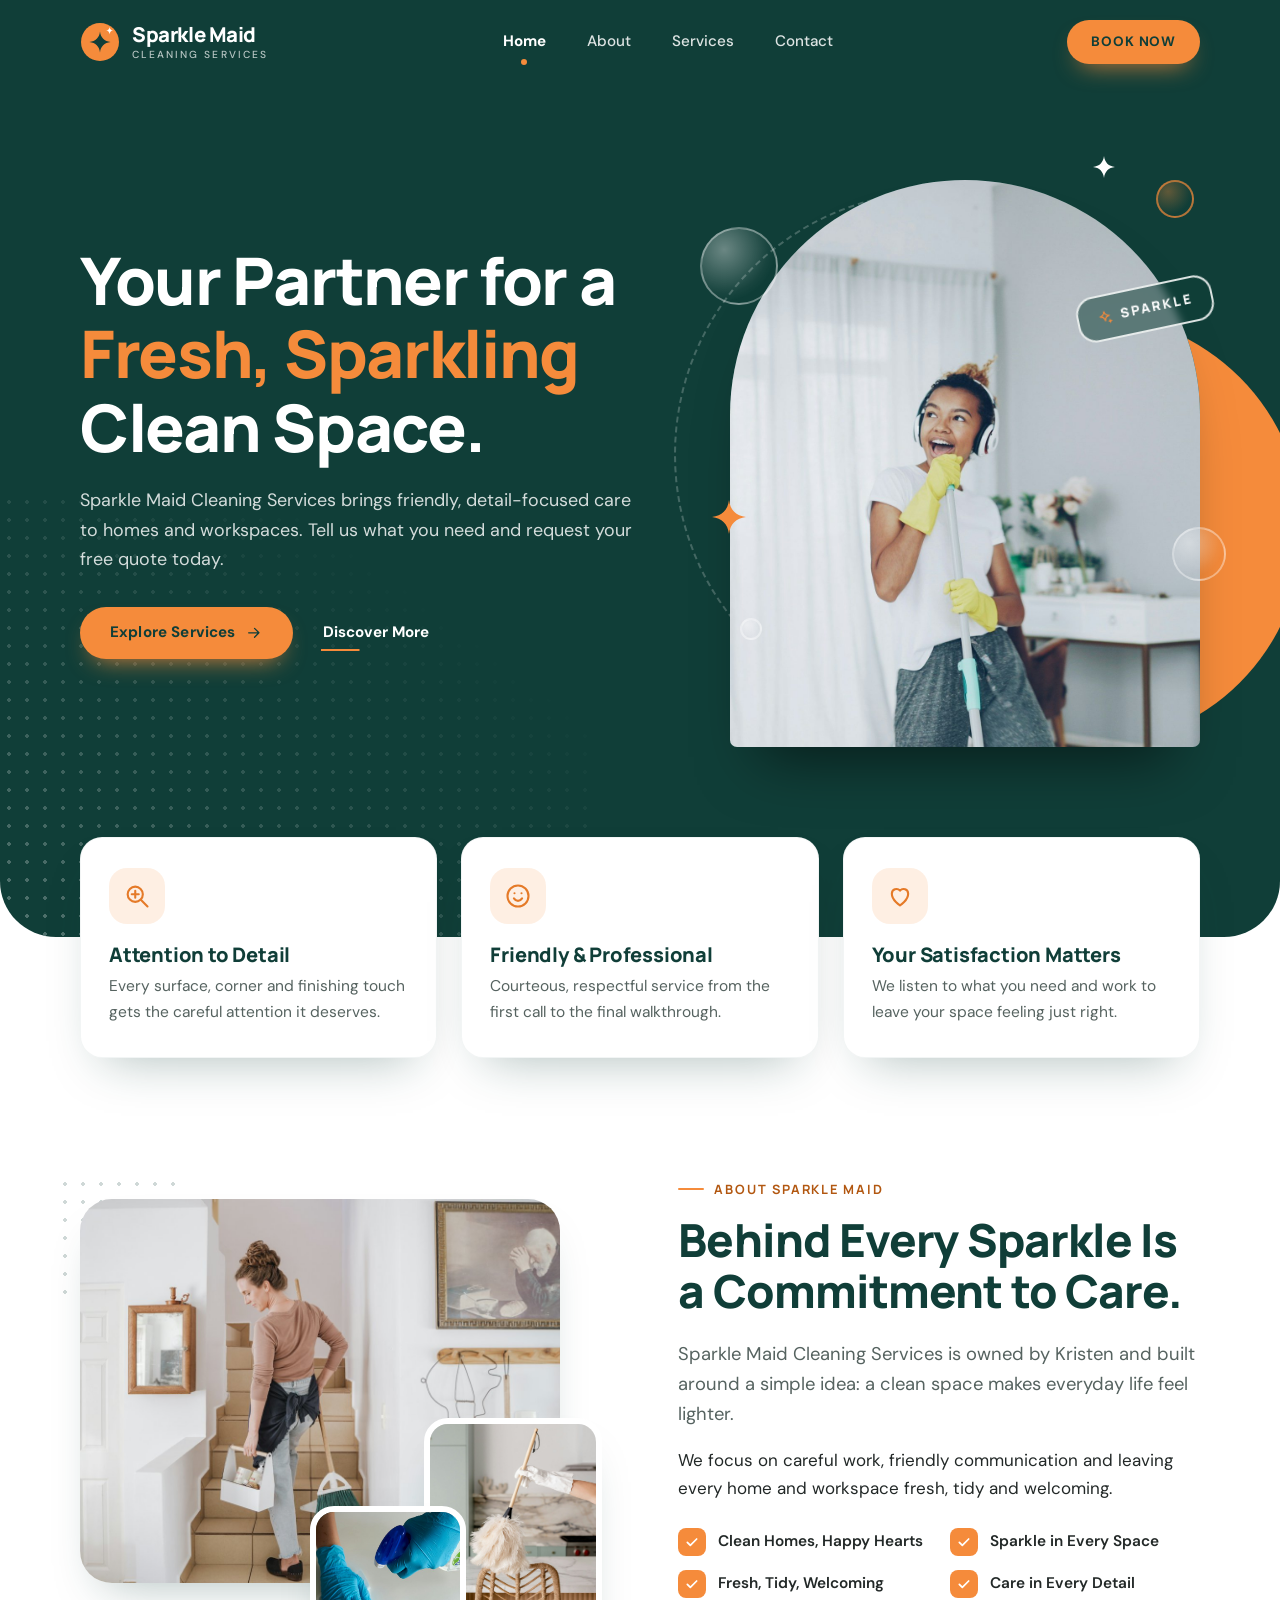
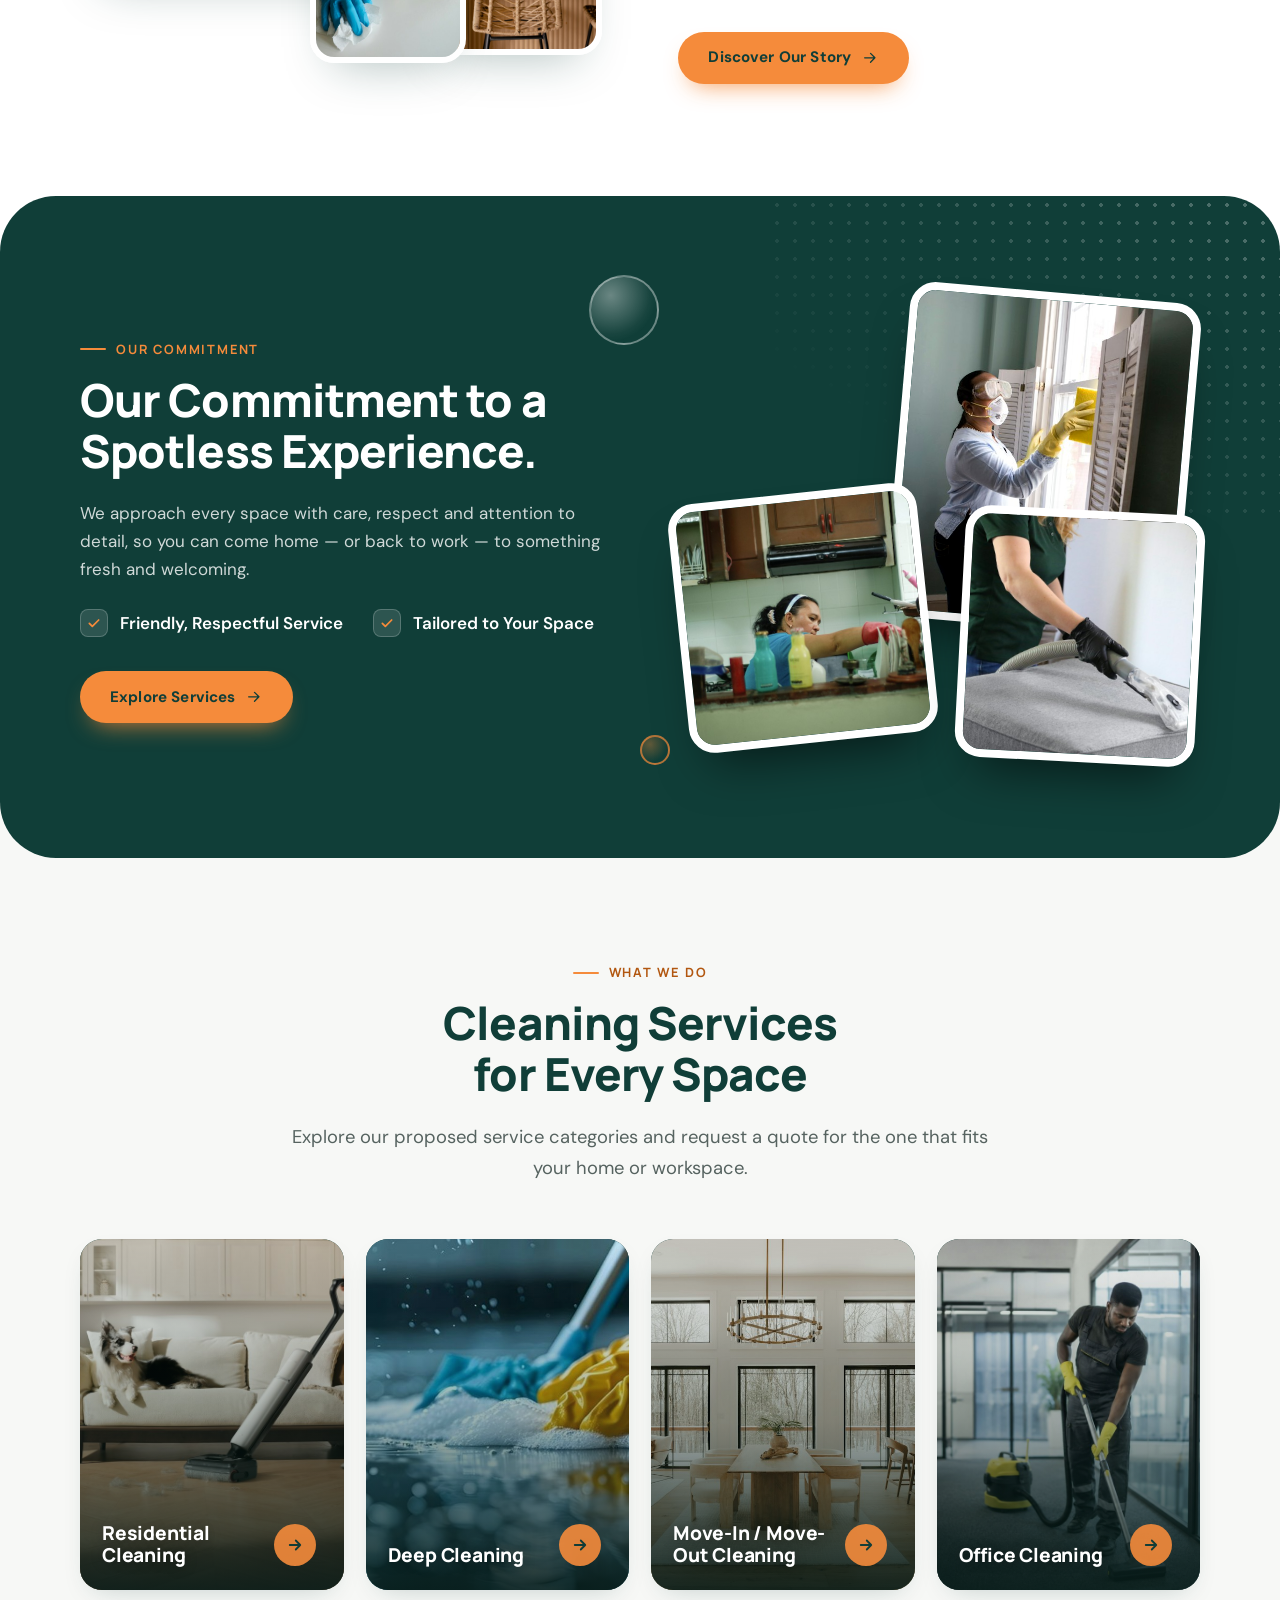
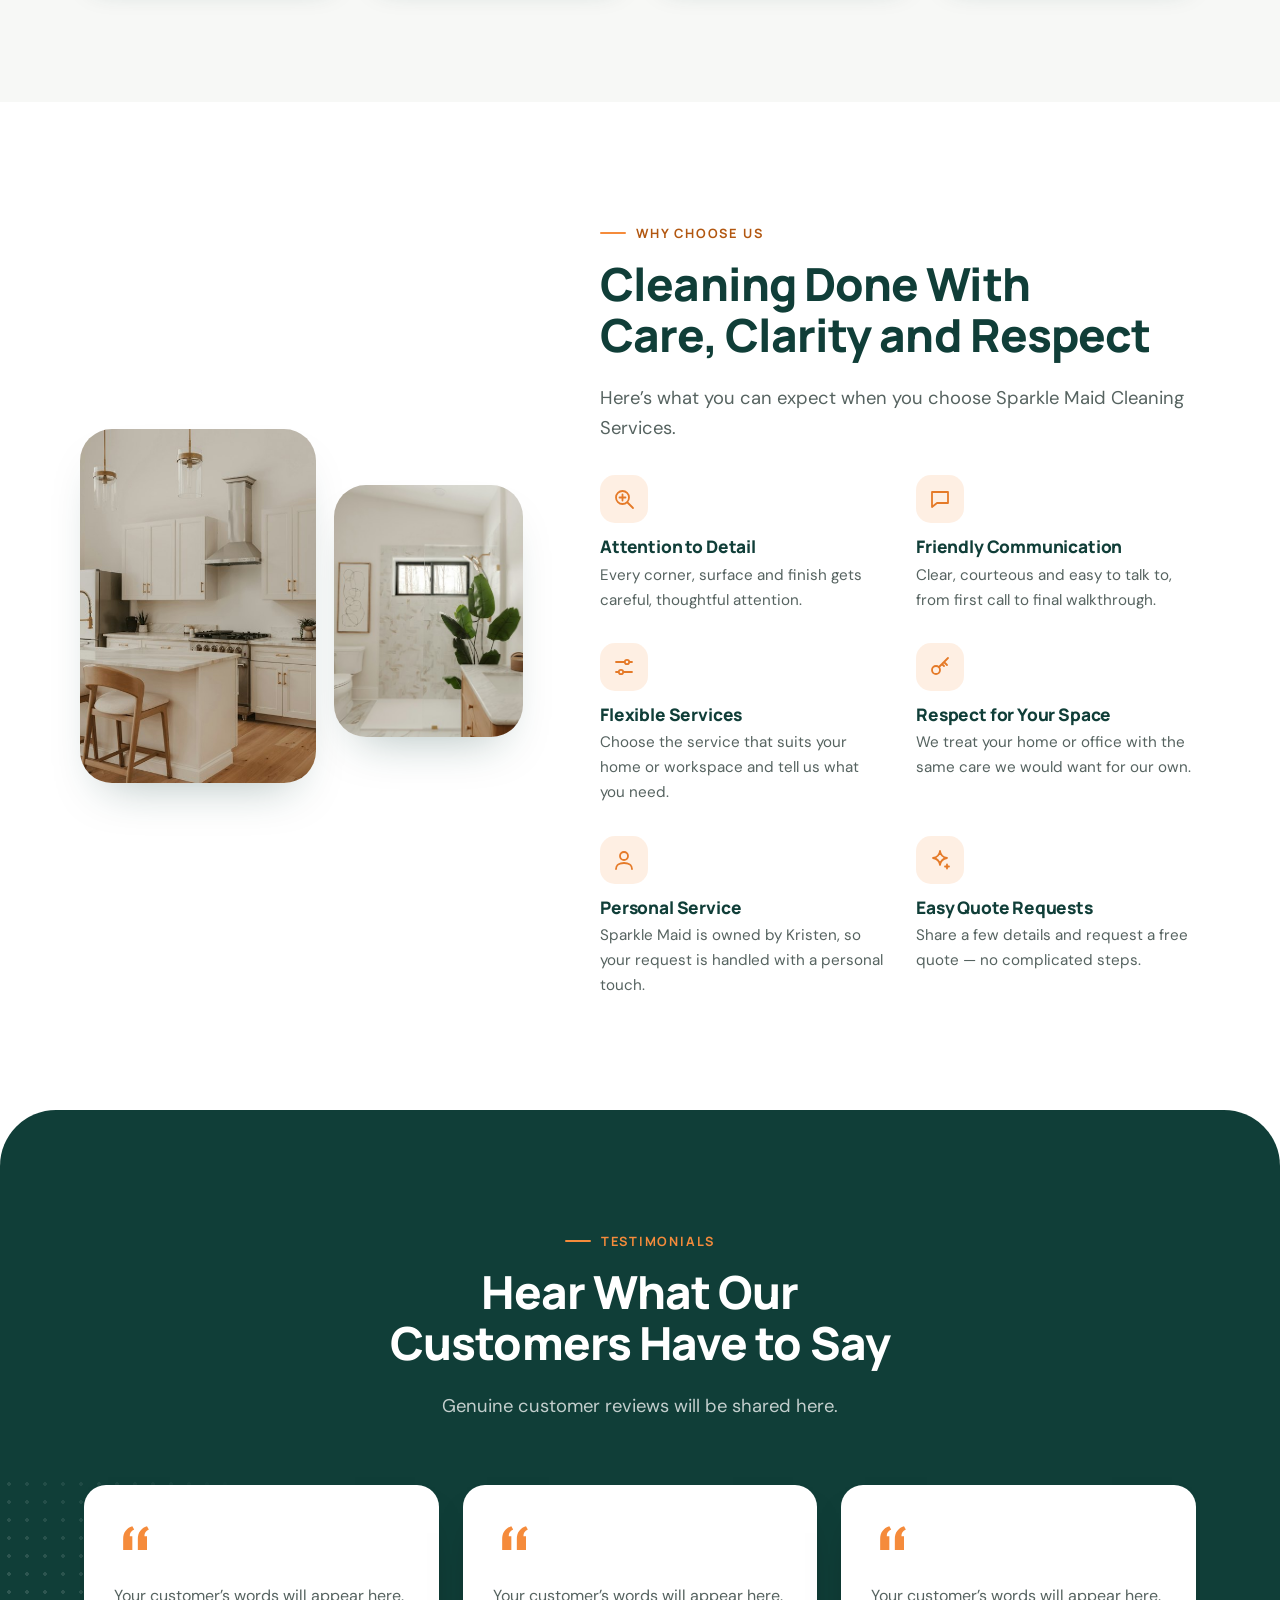
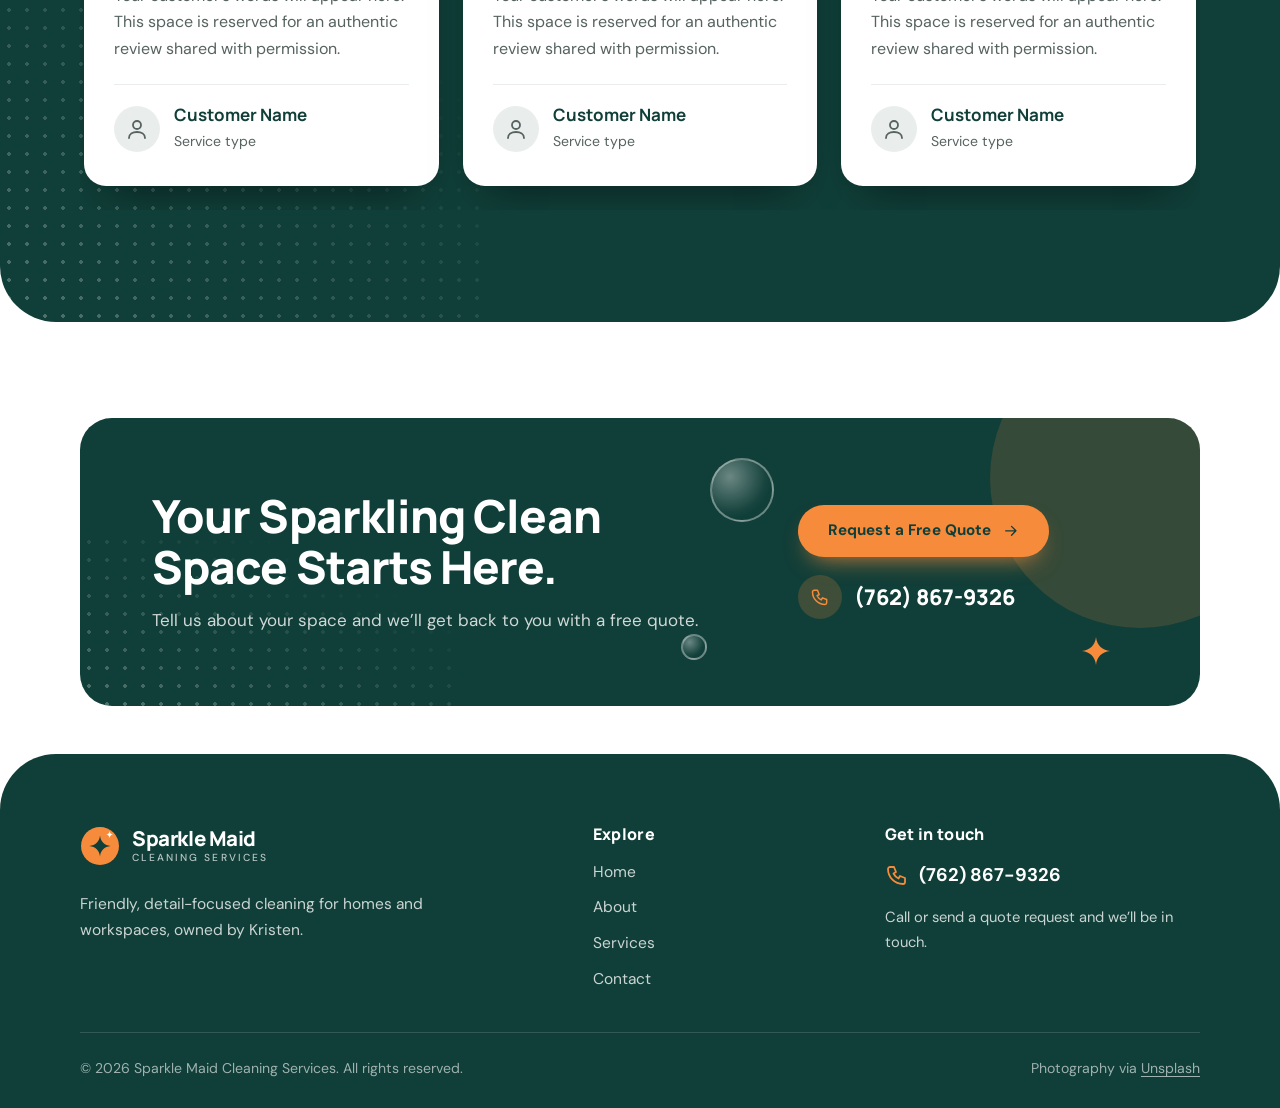
<file: index.html>
<!DOCTYPE html>
<html lang="en">
<head>
  <meta charset="utf-8">
  <meta name="viewport" content="width=device-width, initial-scale=1">
  <title>Sparkle Maid Cleaning Services | Home & Office Cleaning</title>
  <meta name="description" content="Sparkle Maid Cleaning Services offers friendly, detail-focused residential, deep, move-in/move-out and office cleaning. Request a free quote or call (762) 867-9326.">
  <meta name="theme-color" content="#103E38">
  <meta property="og:type" content="website">
  <meta property="og:site_name" content="Sparkle Maid Cleaning Services">
  <meta property="og:title" content="Sparkle Maid Cleaning Services | Home & Office Cleaning">
  <meta property="og:description" content="Sparkle Maid Cleaning Services offers friendly, detail-focused residential, deep, move-in/move-out and office cleaning. Request a free quote or call (762) 867-9326.">
  <link rel="icon" href="images/favicon.svg" type="image/svg+xml">
  <link rel="preconnect" href="https://fonts.googleapis.com">
  <link rel="preconnect" href="https://fonts.gstatic.com" crossorigin>
  <link rel="stylesheet" href="https://fonts.googleapis.com/css2?family=DM+Sans:wght@400;500;700&family=Manrope:wght@700;800&display=swap">
  <link rel="stylesheet" href="css/styles.css">
  <script>document.documentElement.classList.add('js');</script>
  <script type="application/ld+json">{"@context":"https://schema.org","@type":"LocalBusiness","name":"Sparkle Maid Cleaning Services","description":"Cleaning services for homes and workspaces, owned by Kristen.","telephone":"+1-762-867-9326","founder":{"@type":"Person","name":"Kristen"}}</script>
</head>
<body>
<a class="skip-link" href="#main">Skip to main content</a>

<svg width="0" height="0" style="position:absolute" aria-hidden="true" focusable="false">
  <defs>
    <symbol id="logo-mark" viewBox="0 0 40 40"><circle cx="20" cy="20" r="19" fill="#F58B3B"/><path transform="translate(9.5 9.5) scale(.875)" fill="#103E38" d="M12 0c.8 7 5 11.2 12 12-7 .8-11.2 5-12 12C11.2 17 7 12.8 0 12 7 11.2 11.2 7 12 0z"/><path transform="translate(26 5) scale(.3)" fill="#fff" d="M12 0c.8 7 5 11.2 12 12-7 .8-11.2 5-12 12C11.2 17 7 12.8 0 12 7 11.2 11.2 7 12 0z"/></symbol>
    <symbol id="i-arrow" viewBox="0 0 24 24"><path d="M5 12h14M13 6l6 6-6 6"/></symbol>
    <symbol id="i-check" viewBox="0 0 24 24"><path d="M5 12.5l4.5 4.5L19 7.5"/></symbol>
    <symbol id="i-menu" viewBox="0 0 24 24"><path d="M4 7h16M4 12h16M4 17h16"/></symbol>
    <symbol id="i-close" viewBox="0 0 24 24"><path d="M6 6l12 12M18 6L6 18"/></symbol>
    <symbol id="i-phone" viewBox="0 0 24 24"><path d="M5 4h4l2 5-2.5 1.5a11 11 0 005 5L15 13l5 2v4a2 2 0 01-2 2A15 15 0 013 6a2 2 0 012-2z"/></symbol>
    <symbol id="i-detail" viewBox="0 0 24 24"><circle cx="10.5" cy="10.5" r="6.5"/><path d="M15.5 15.5L21 21M10.5 7.5v6M7.5 10.5h6"/></symbol>
    <symbol id="i-smile" viewBox="0 0 24 24"><circle cx="12" cy="12" r="9"/><path d="M8.5 14c1 1.5 2.2 2.2 3.5 2.2s2.5-.7 3.5-2.2M9 9.6h.01M15 9.6h.01"/></symbol>
    <symbol id="i-heart" viewBox="0 0 24 24"><path d="M12 20s-7-4.4-7-10a4 4 0 017-2.6A4 4 0 0119 10c0 5.6-7 10-7 10z"/></symbol>
    <symbol id="i-home" viewBox="0 0 24 24"><path d="M4 11l8-7 8 7v8a1 1 0 01-1 1h-4v-6H9v6H5a1 1 0 01-1-1v-8z"/></symbol>
    <symbol id="i-sparkle" viewBox="0 0 24 24"><path d="M12 3c.6 4.5 2.5 6.4 7 7-4.5.6-6.4 2.5-7 7-.6-4.5-2.5-6.4-7-7 4.5-.6 6.4-2.5 7-7zM19 16.5v4M17 18.5h4"/></symbol>
    <symbol id="i-drop" viewBox="0 0 24 24"><path d="M12 3s6 6.2 6 10.5a6 6 0 01-12 0C6 9.2 12 3 12 3z"/></symbol>
    <symbol id="i-box" viewBox="0 0 24 24"><path d="M3 8l9-5 9 5v8l-9 5-9-5V8zM3 8l9 5 9-5M12 13v8"/></symbol>
    <symbol id="i-building" viewBox="0 0 24 24"><path d="M5 21V4h9v17M14 9h5v12M3 21h18M8 8h3M8 12h3M8 16h3"/></symbol>
    <symbol id="i-chat" viewBox="0 0 24 24"><path d="M4 5h16v11H9l-5 4V5z"/></symbol>
    <symbol id="i-sliders" viewBox="0 0 24 24"><path d="M4 7h8M18 7h2M4 17h2M12 17h8"/><circle cx="15" cy="7" r="2.2"/><circle cx="9" cy="17" r="2.2"/></symbol>
    <symbol id="i-key" viewBox="0 0 24 24"><circle cx="8" cy="15" r="4"/><path d="M11 12l9-9M16 7l3 3M14 9l2 2"/></symbol>
    <symbol id="i-user" viewBox="0 0 24 24"><circle cx="12" cy="8" r="4"/><path d="M4 21c0-4 3.6-6 8-6s8 2 8 6"/></symbol>
    <symbol id="i-quote" viewBox="0 0 24 24"><path fill="currentColor" stroke="none" d="M6 6h5v6c0 3.6-1.8 6-5 7l-1-1.8c1.7-.8 2.4-2 2.4-3.7H6V6zm8 0h5v6c0 3.6-1.8 6-5 7l-1-1.8c1.7-.8 2.4-2 2.4-3.7H14V6z"/></symbol>
  </defs>
</svg>

<header class="site-header">
  <div class="container nav">
    <a class="logo" href="index.html" aria-label="Sparkle Maid Cleaning Services — home">
      <svg class="logo-mark" aria-hidden="true"><use href="#logo-mark"/></svg>
      <span class="logo-text">Sparkle Maid<small>Cleaning Services</small></span>
    </a>
    <nav class="nav-links" aria-label="Main">
      <a href="index.html" aria-current="page">Home</a>
      <a href="about.html">About</a>
      <a href="services.html">Services</a>
      <a href="contact.html">Contact</a>
    </nav>
    <div class="nav-cta">
      <a class="btn btn-primary btn-sm" href="contact.html">Book Now</a>
      <button class="menu-toggle" type="button" aria-expanded="false" aria-controls="mobile-menu" aria-label="Open menu">
        <svg class="icon i-menu" aria-hidden="true" focusable="false"><use href="#i-menu"/></svg><svg class="icon i-close" aria-hidden="true" focusable="false"><use href="#i-close"/></svg>
      </button>
    </div>
  </div>
  <div class="mobile-menu" id="mobile-menu">
    <ul>
      <li><a href="index.html" aria-current="page">Home</a></li>
      <li><a href="about.html">About</a></li>
      <li><a href="services.html">Services</a></li>
      <li><a href="contact.html">Contact</a></li>
    </ul>
    <a class="btn btn-primary" href="contact.html">Book Now</a>
  </div>
</header>
<main id="main">

<!-- ===== 1. HERO ===== -->
<section class="hero on-dark" aria-labelledby="hero-heading">
  <span class="dots" aria-hidden="true"></span>
  <div class="container hero-grid">
    <div class="hero-copy">
      <h1 id="hero-heading">Your Partner for a <em>Fresh, Sparkling</em> Clean Space.</h1>
      <p>Sparkle Maid Cleaning Services brings friendly, detail-focused care to homes and workspaces. Tell us what you need and request your free quote today.</p>
      <div class="hero-actions">
        <a class="btn btn-primary" href="services.html">Explore Services <svg class="icon " aria-hidden="true" focusable="false"><use href="#i-arrow"/></svg></a>
        <a class="link-underline" href="about.html">Discover More</a>
      </div>
    </div>
    <div class="hero-art">
      <span class="art-ring" aria-hidden="true"></span>
      <span class="art-circle" aria-hidden="true"></span>
      <div class="art-photo">
        <img src="images/hero-cleaner.jpg" alt="Smiling cleaner in bright yellow gloves holding a mop and singing in a sunlit room" width="1120" height="1350" fetchpriority="high" decoding="async">
      </div>
      <span class="bubble b1" aria-hidden="true"></span><span class="bubble b2 is-orange" aria-hidden="true"></span><span class="bubble b3" aria-hidden="true"></span><span class="bubble b4" aria-hidden="true"></span><span class="spark s1" style="" aria-hidden="true"><svg viewBox="0 0 24 24"><path d="M12 0c.8 7 5 11.2 12 12-7 .8-11.2 5-12 12C11.2 17 7 12.8 0 12 7 11.2 11.2 7 12 0z"/></svg></span><span class="spark s2 white" style="" aria-hidden="true"><svg viewBox="0 0 24 24"><path d="M12 0c.8 7 5 11.2 12 12-7 .8-11.2 5-12 12C11.2 17 7 12.8 0 12 7 11.2 11.2 7 12 0z"/></svg></span>
      <span class="tag-sticker" aria-hidden="true"><svg class="icon " aria-hidden="true" focusable="false"><use href="#i-sparkle"/></svg> Sparkle</span>
    </div>
  </div>
</section>

<!-- ===== 2. FEATURE CARDS ===== -->
<section class="features" aria-label="What sets us apart">
  <div class="container features-grid">
    <article class="feature-card reveal" style="--d:0s">
      <div class="icon-badge"><svg class="icon " aria-hidden="true" focusable="false"><use href="#i-detail"/></svg></div>
      <h3>Attention to Detail</h3>
      <p>Every surface, corner and finishing touch gets the careful attention it deserves.</p>
    </article>
    <article class="feature-card reveal" style="--d:0.1s">
      <div class="icon-badge"><svg class="icon " aria-hidden="true" focusable="false"><use href="#i-smile"/></svg></div>
      <h3>Friendly &amp; Professional</h3>
      <p>Courteous, respectful service from the first call to the final walkthrough.</p>
    </article>
    <article class="feature-card reveal" style="--d:0.2s">
      <div class="icon-badge"><svg class="icon " aria-hidden="true" focusable="false"><use href="#i-heart"/></svg></div>
      <h3>Your Satisfaction Matters</h3>
      <p>We listen to what you need and work to leave your space feeling just right.</p>
    </article>
  </div>
</section>

<!-- ===== 3. ABOUT PREVIEW ===== -->
<section class="section" aria-labelledby="about-heading">
  <div class="container split">
    <div class="collage reveal reveal-left">
      <span class="dots dark" aria-hidden="true"></span>
      <div class="main"><img src="images/about-stairs.jpg" alt="Cleaner carrying a caddy of supplies and a broom up the stairs of a bright home" width="1200" height="800" loading="lazy" decoding="async"></div>
      <div class="sm sm-1"><img src="images/about-duster.jpg" alt="Gloved hand dusting a marble kitchen counter with a feather duster" width="800" height="1200" loading="lazy" decoding="async"></div>
      <div class="sm sm-2"><img src="images/about-gloves.jpg" alt="Blue-gloved hands wiping a white surface with a cloth" width="800" height="533" loading="lazy" decoding="async"></div>
    </div>
    <div class="reveal reveal-right">
      <span class="eyebrow">About Sparkle Maid</span>
      <h2 id="about-heading">Behind Every Sparkle Is a Commitment to Care.</h2>
      <p class="lead">Sparkle Maid Cleaning Services is owned by Kristen and built around a simple idea: a clean space makes everyday life feel lighter.</p>
      <p>We focus on careful work, friendly communication and leaving every home and workspace fresh, tidy and welcoming.</p>
      <ul class="check-grid">
        <li><span class="check-box"><svg class="icon " aria-hidden="true" focusable="false"><use href="#i-check"/></svg></span>Clean Homes, Happy Hearts</li>
        <li><span class="check-box"><svg class="icon " aria-hidden="true" focusable="false"><use href="#i-check"/></svg></span>Sparkle in Every Space</li>
        <li><span class="check-box"><svg class="icon " aria-hidden="true" focusable="false"><use href="#i-check"/></svg></span>Fresh, Tidy, Welcoming</li>
        <li><span class="check-box"><svg class="icon " aria-hidden="true" focusable="false"><use href="#i-check"/></svg></span>Care in Every Detail</li>
      </ul>
      <a class="btn btn-primary" href="about.html">Discover Our Story <svg class="icon " aria-hidden="true" focusable="false"><use href="#i-arrow"/></svg></a>
    </div>
  </div>
</section>

<!-- ===== 4. COMMITMENT BANNER ===== -->
<section class="band on-dark" aria-labelledby="commit-heading">
  <span class="dots" aria-hidden="true"></span>
  <span class="bubble bb1" aria-hidden="true"></span><span class="bubble bb2 is-orange" aria-hidden="true"></span>
  <div class="container band-grid">
    <div class="reveal reveal-left">
      <span class="eyebrow">Our Commitment</span>
      <h2 id="commit-heading">Our Commitment to a Spotless Experience.</h2>
      <p>We approach every space with care, respect and attention to detail, so you can come home &mdash; or back to work &mdash; to something fresh and welcoming.</p>
      <ul class="highlights">
        <li><span class="check-box"><svg class="icon " aria-hidden="true" focusable="false"><use href="#i-check"/></svg></span>Friendly, Respectful Service</li>
        <li><span class="check-box"><svg class="icon " aria-hidden="true" focusable="false"><use href="#i-check"/></svg></span>Tailored to Your Space</li>
      </ul>
      <a class="btn btn-primary" href="services.html">Explore Services <svg class="icon " aria-hidden="true" focusable="false"><use href="#i-arrow"/></svg></a>
    </div>
    <div class="photo-stack reveal reveal-right">
      <figure class="p1"><img src="images/commit-window.jpg" alt="Cleaner in gloves and a face mask wiping a window with shutters" width="900" height="600" loading="lazy" decoding="async"></figure>
      <figure class="p2"><img src="images/commit-dishes.jpg" alt="Smiling woman in pink rubber gloves cleaning dishes at a kitchen sink" width="900" height="598" loading="lazy" decoding="async"></figure>
      <figure class="p3"><img src="images/commit-vacuum.jpg" alt="Cleaner in black gloves vacuuming a grey ottoman" width="900" height="600" loading="lazy" decoding="async"></figure>
    </div>
  </div>
</section>

<!-- ===== 5. SERVICES ===== -->
<section class="section bg-off" id="services" aria-labelledby="services-heading" style="margin-top:clamp(-56px,-5vw,-28px);padding-top:calc(clamp(64px,9vw,112px) + 40px)">
  <div class="container">
    <div class="section-head reveal">
      <span class="eyebrow">What We Do</span>
      <h2 id="services-heading">Cleaning Services for Every Space</h2>
      <p class="lead">Explore our proposed service categories and request a quote for the one that fits your home or workspace.</p>
    </div>
    <!-- EDITABLE: services are proposed and should be confirmed by the owner -->
    <div class="svc-grid">
      <a class="svc-card reveal" style="--d:0s" href="services.html#residential">
        <img src="images/svc-residential.jpg" alt="Person vacuuming a wooden floor in a cosy living room while a dog rests on the sofa" width="1000" height="750" loading="lazy" decoding="async">
        <span class="svc-body"><h3>Residential Cleaning</h3><span class="svc-arrow"><svg class="icon " aria-hidden="true" focusable="false"><use href="#i-arrow"/></svg></span></span>
      </a>
      <a class="svc-card reveal" style="--d:0.08s" href="services.html#deep">
        <img src="images/svc-deep.jpg" alt="Gloved hand wiping a floor surface covered in cleaning foam" width="1000" height="573" loading="lazy" decoding="async">
        <span class="svc-body"><h3>Deep Cleaning</h3><span class="svc-arrow"><svg class="icon " aria-hidden="true" focusable="false"><use href="#i-arrow"/></svg></span></span>
      </a>
      <a class="svc-card reveal" style="--d:0.16s" href="services.html#move">
        <img src="images/svc-move.jpg" alt="Bright, open home interior with large windows and a dining table" width="1000" height="667" loading="lazy" decoding="async">
        <span class="svc-body"><h3>Move-In / Move-Out Cleaning</h3><span class="svc-arrow"><svg class="icon " aria-hidden="true" focusable="false"><use href="#i-arrow"/></svg></span></span>
      </a>
      <a class="svc-card reveal" style="--d:0.24s" href="services.html#office">
        <img src="images/svc-office.jpg" alt="Cleaner in yellow gloves vacuuming the carpet of a modern office" width="1000" height="800" loading="lazy" decoding="async">
        <span class="svc-body"><h3>Office Cleaning</h3><span class="svc-arrow"><svg class="icon " aria-hidden="true" focusable="false"><use href="#i-arrow"/></svg></span></span>
      </a>
    </div>
  </div>
</section>

<!-- ===== 6. WHY CHOOSE US ===== -->
<section class="section" aria-labelledby="why-heading">
  <div class="container why-grid">
    <div class="why-photos reveal reveal-left">
      <figure class="w1"><img src="images/why-kitchen.jpg" alt="Bright white kitchen with an island and bar stools" width="1000" height="667" loading="lazy" decoding="async"></figure>
      <figure class="w2"><img src="images/why-bathroom.jpg" alt="Fresh modern bathroom with marble tiles, a glass shower and a leafy plant" width="800" height="533" loading="lazy" decoding="async"></figure>
    </div>
    <div class="reveal reveal-right">
      <span class="eyebrow">Why Choose Us</span>
      <h2 id="why-heading">Cleaning Done With Care, Clarity and Respect</h2>
      <p class="lead">Here&rsquo;s what you can expect when you choose Sparkle Maid Cleaning Services.</p>
      <!-- EDITABLE: confirm these points with the owner -->
      <div class="benefit-list">
        <div class="benefit"><div class="icon-badge"><svg class="icon " aria-hidden="true" focusable="false"><use href="#i-detail"/></svg></div><h3>Attention to Detail</h3><p>Every corner, surface and finish gets careful, thoughtful attention.</p></div>
        <div class="benefit"><div class="icon-badge"><svg class="icon " aria-hidden="true" focusable="false"><use href="#i-chat"/></svg></div><h3>Friendly Communication</h3><p>Clear, courteous and easy to talk to, from first call to final walkthrough.</p></div>
        <div class="benefit"><div class="icon-badge"><svg class="icon " aria-hidden="true" focusable="false"><use href="#i-sliders"/></svg></div><h3>Flexible Services</h3><p>Choose the service that suits your home or workspace and tell us what you need.</p></div>
        <div class="benefit"><div class="icon-badge"><svg class="icon " aria-hidden="true" focusable="false"><use href="#i-key"/></svg></div><h3>Respect for Your Space</h3><p>We treat your home or office with the same care we would want for our own.</p></div>
        <div class="benefit"><div class="icon-badge"><svg class="icon " aria-hidden="true" focusable="false"><use href="#i-user"/></svg></div><h3>Personal Service</h3><p>Sparkle Maid is owned by Kristen, so your request is handled with a personal touch.</p></div>
        <div class="benefit"><div class="icon-badge"><svg class="icon " aria-hidden="true" focusable="false"><use href="#i-sparkle"/></svg></div><h3>Easy Quote Requests</h3><p>Share a few details and request a free quote — no complicated steps.</p></div>
      </div>
    </div>
  </div>
</section>

<!-- ===== 7. TESTIMONIALS (placeholders until real reviews are supplied) ===== -->
<section class="testimonials on-dark section" aria-labelledby="reviews-heading" data-slider>
  <span class="dots" aria-hidden="true"></span>
  <div class="container">
    <div class="section-head reveal">
      <span class="eyebrow light">Testimonials</span>
      <h2 id="reviews-heading">Hear What Our Customers Have to Say</h2>
      <p class="lead">Genuine customer reviews will be shared here.</p>
    </div>
    <div class="slider reveal">
      <div class="slider-track" tabindex="0" role="region" aria-label="Customer reviews">
        <article class="review-card" data-placeholder="true">
          <svg class="icon quote-icon icon-fill" aria-hidden="true" focusable="false"><use href="#i-quote"/></svg>
          <p><!-- EDITABLE: replace with a genuine customer review (with permission) -->Your customer&rsquo;s words will appear here. This space is reserved for an authentic review shared with permission.</p>
          <div class="review-meta">
            <span class="avatar" aria-hidden="true"><svg class="icon " aria-hidden="true" focusable="false"><use href="#i-user"/></svg></span>
            <div><strong>Customer Name</strong><span>Service type</span></div>
          </div>
        </article>
        <article class="review-card" data-placeholder="true">
          <svg class="icon quote-icon icon-fill" aria-hidden="true" focusable="false"><use href="#i-quote"/></svg>
          <p><!-- EDITABLE: replace with a genuine customer review (with permission) -->Your customer&rsquo;s words will appear here. This space is reserved for an authentic review shared with permission.</p>
          <div class="review-meta">
            <span class="avatar" aria-hidden="true"><svg class="icon " aria-hidden="true" focusable="false"><use href="#i-user"/></svg></span>
            <div><strong>Customer Name</strong><span>Service type</span></div>
          </div>
        </article>
        <article class="review-card" data-placeholder="true">
          <svg class="icon quote-icon icon-fill" aria-hidden="true" focusable="false"><use href="#i-quote"/></svg>
          <p><!-- EDITABLE: replace with a genuine customer review (with permission) -->Your customer&rsquo;s words will appear here. This space is reserved for an authentic review shared with permission.</p>
          <div class="review-meta">
            <span class="avatar" aria-hidden="true"><svg class="icon " aria-hidden="true" focusable="false"><use href="#i-user"/></svg></span>
            <div><strong>Customer Name</strong><span>Service type</span></div>
          </div>
        </article>
      </div>
      <div class="slider-controls">
        <button class="slider-btn" type="button" data-prev aria-label="Previous review"><svg class="icon i-prev" aria-hidden="true" focusable="false"><use href="#i-arrow"/></svg></button>
        <div class="slider-dots" role="group" aria-label="Choose review"></div>
        <button class="slider-btn" type="button" data-next aria-label="Next review"><svg class="icon " aria-hidden="true" focusable="false"><use href="#i-arrow"/></svg></button>
      </div>
    </div>
  </div>
</section>

<!-- ===== 8. FINAL CTA ===== -->

<section class="cta-wrap" aria-labelledby="cta-heading">
  <div class="container">
    <div class="cta on-dark reveal reveal-zoom">
      <span class="dots" aria-hidden="true"></span>
      <span class="bubble cb1" aria-hidden="true"></span><span class="bubble cb2" aria-hidden="true"></span><span class="spark cs1" style="" aria-hidden="true"><svg viewBox="0 0 24 24"><path d="M12 0c.8 7 5 11.2 12 12-7 .8-11.2 5-12 12C11.2 17 7 12.8 0 12 7 11.2 11.2 7 12 0z"/></svg></span>
      <div style="position:relative;z-index:2">
        <h2 id="cta-heading">Your Sparkling Clean Space Starts Here.</h2>
        <p>Tell us about your space and we&rsquo;ll get back to you with a free quote.</p>
      </div>
      <div class="cta-actions">
        <a class="btn btn-primary" href="contact.html">Request a Free Quote <svg class="icon " aria-hidden="true" focusable="false"><use href="#i-arrow"/></svg></a>
        <a class="cta-phone" href="tel:+17628679326"><span class="icon-badge"><svg class="icon " aria-hidden="true" focusable="false"><use href="#i-phone"/></svg></span><span><span class="sr-only">Call us: </span>(762) 867-9326</span></a>
      </div>
    </div>
  </div>
</section>

</main>
<footer class="site-footer">
  <div class="container">
    <div class="footer-grid">
      <div>
        <a class="logo" href="index.html" aria-label="Sparkle Maid Cleaning Services — home">
          <svg class="logo-mark" aria-hidden="true"><use href="#logo-mark"/></svg>
          <span class="logo-text">Sparkle Maid<small>Cleaning Services</small></span>
        </a>
        <p>Friendly, detail-focused cleaning for homes and workspaces, owned by Kristen.</p>
      </div>
      <nav aria-label="Footer">
        <h3>Explore</h3>
        <ul class="footer-links">
          <li><a href="index.html">Home</a></li>
          <li><a href="about.html">About</a></li>
          <li><a href="services.html">Services</a></li>
          <li><a href="contact.html">Contact</a></li>
        </ul>
      </nav>
      <div class="footer-contact">
        <h3>Get in touch</h3>
        <a href="tel:+17628679326"><svg class="icon " aria-hidden="true" focusable="false"><use href="#i-phone"/></svg><span>(762) 867-9326</span></a>
        <p>Call or send a quote request and we&rsquo;ll be in touch.</p>
      </div>
    </div>
    <div class="footer-bottom">
      <span>&copy; <span data-year>2026</span> Sparkle Maid Cleaning Services. All rights reserved.</span>
      <span>Photography via <a href="https://unsplash.com" target="_blank" rel="noopener">Unsplash</a></span>
    </div>
  </div>
</footer>
<script src="js/main.js"></script>
</body>
</html>
</file>
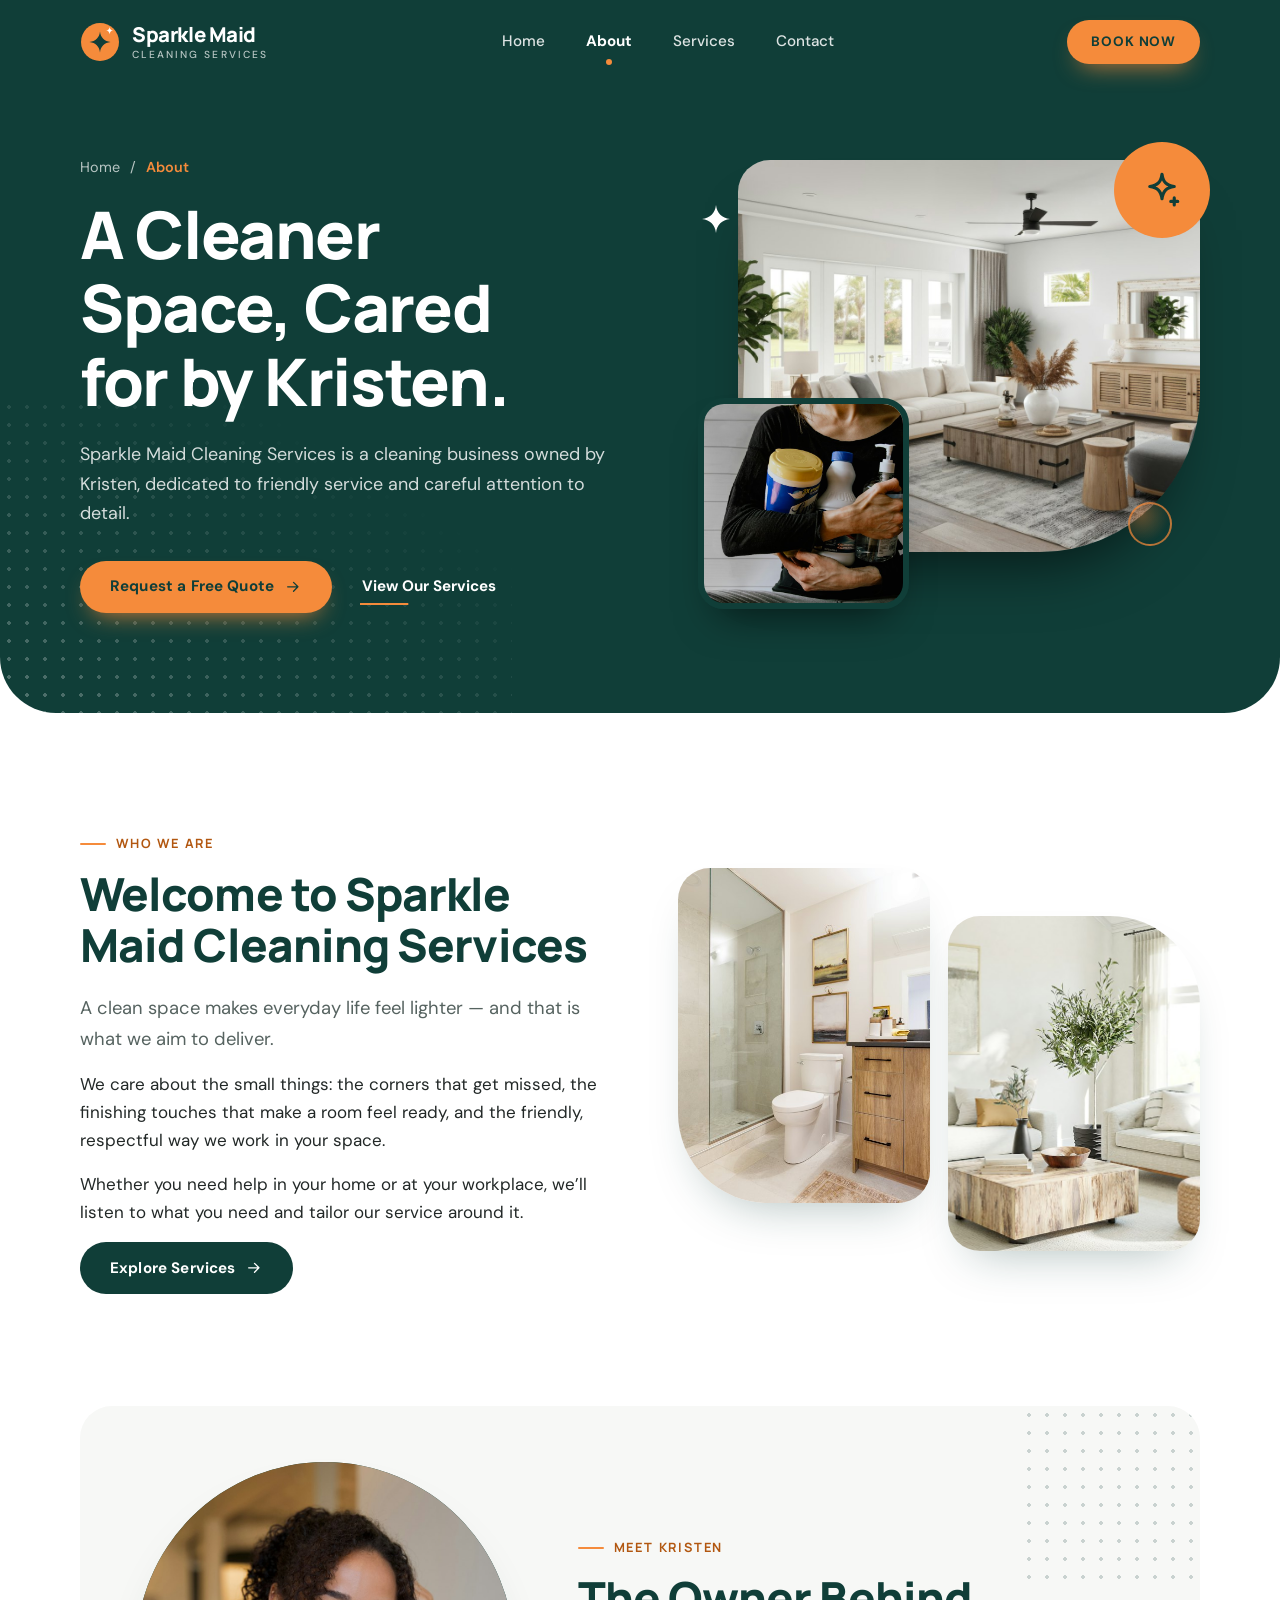
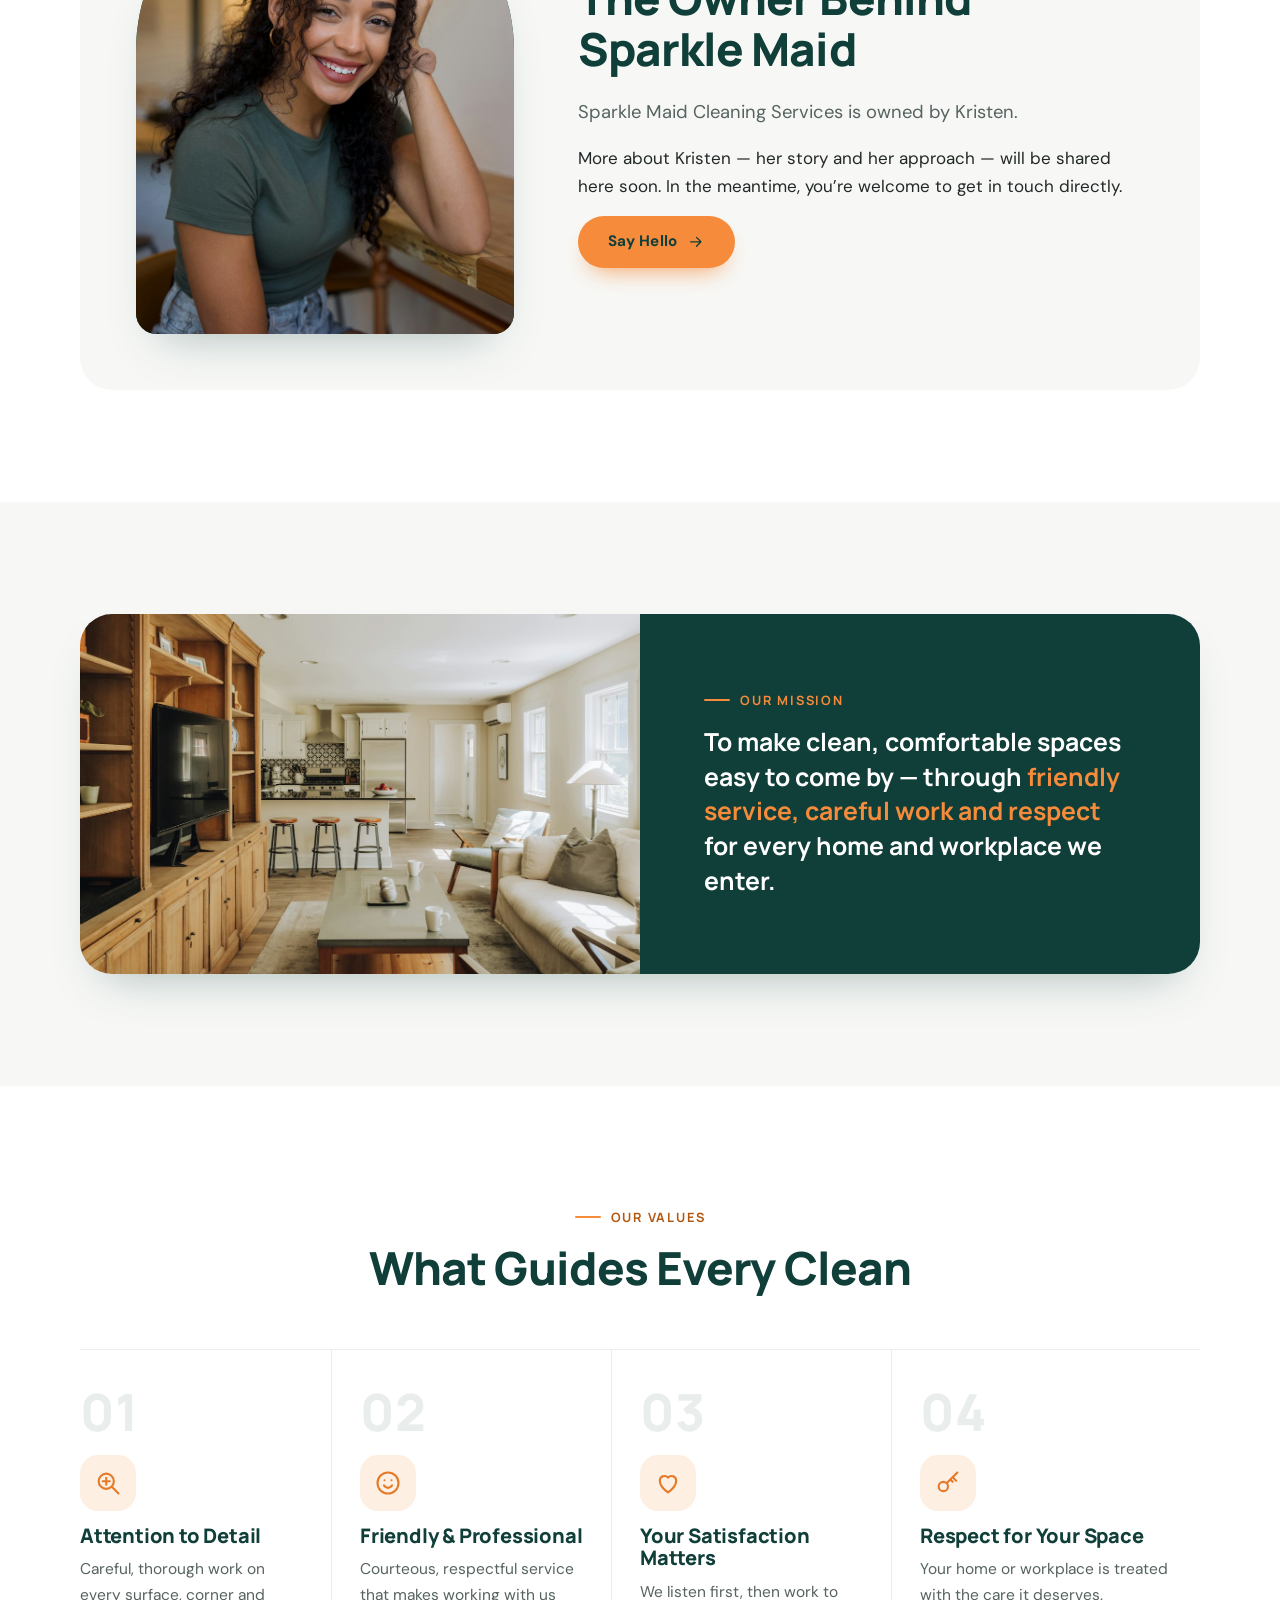
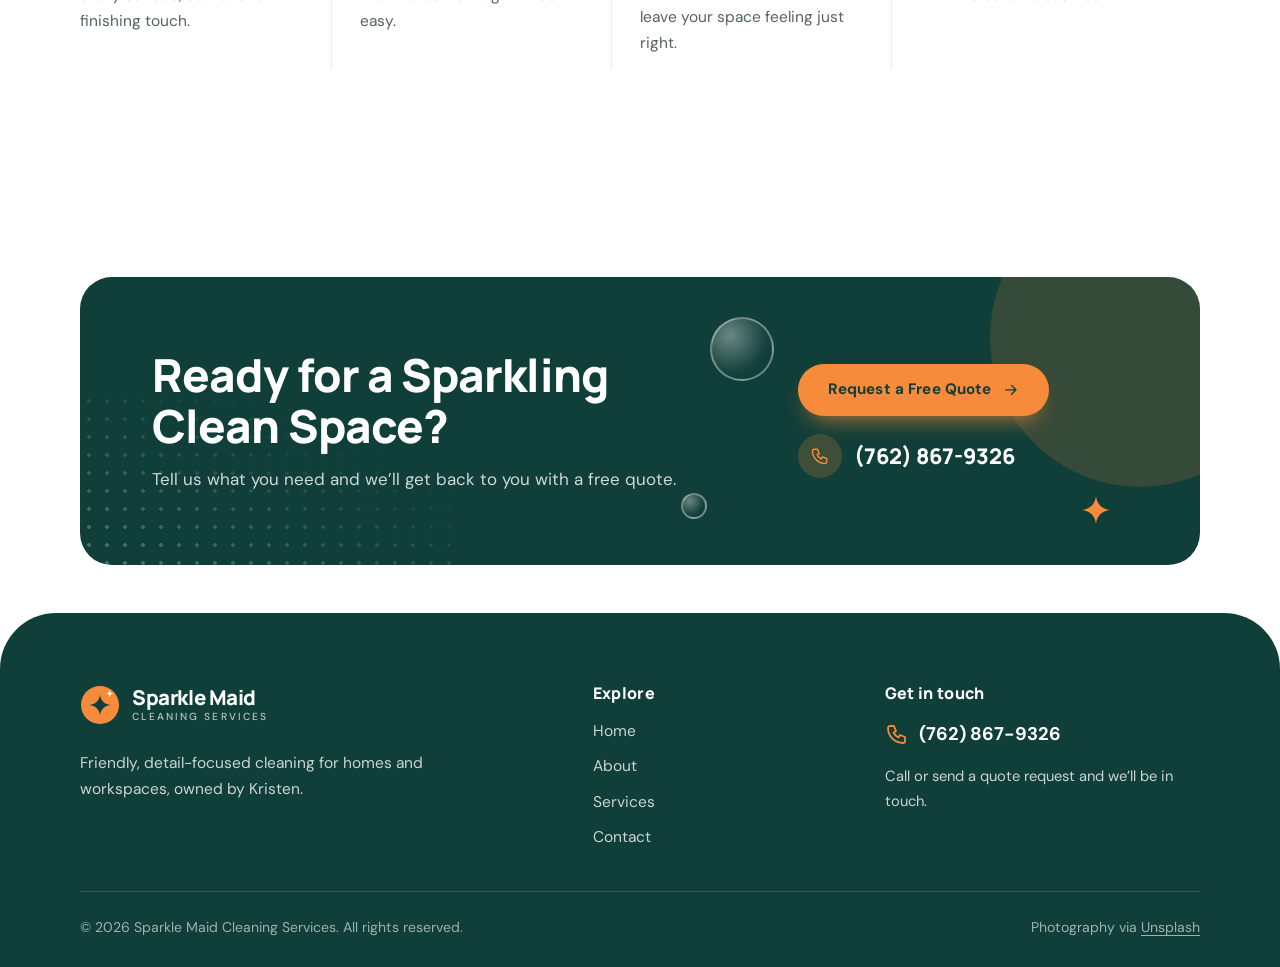
<file: about.html>
<!DOCTYPE html>
<html lang="en">
<head>
  <meta charset="utf-8">
  <meta name="viewport" content="width=device-width, initial-scale=1">
  <title>About Us | Sparkle Maid Cleaning Services</title>
  <meta name="description" content="Meet Sparkle Maid Cleaning Services, a cleaning business owned by Kristen and built on friendly service, careful work and respect for your space.">
  <meta name="theme-color" content="#103E38">
  <meta property="og:type" content="website">
  <meta property="og:site_name" content="Sparkle Maid Cleaning Services">
  <meta property="og:title" content="About Us | Sparkle Maid Cleaning Services">
  <meta property="og:description" content="Meet Sparkle Maid Cleaning Services, a cleaning business owned by Kristen and built on friendly service, careful work and respect for your space.">
  <link rel="icon" href="images/favicon.svg" type="image/svg+xml">
  <link rel="preconnect" href="https://fonts.googleapis.com">
  <link rel="preconnect" href="https://fonts.gstatic.com" crossorigin>
  <link rel="stylesheet" href="https://fonts.googleapis.com/css2?family=DM+Sans:wght@400;500;700&family=Manrope:wght@700;800&display=swap">
  <link rel="stylesheet" href="css/styles.css">
  <script>document.documentElement.classList.add('js');</script>
</head>
<body>
<a class="skip-link" href="#main">Skip to main content</a>

<svg width="0" height="0" style="position:absolute" aria-hidden="true" focusable="false">
  <defs>
    <symbol id="logo-mark" viewBox="0 0 40 40"><circle cx="20" cy="20" r="19" fill="#F58B3B"/><path transform="translate(9.5 9.5) scale(.875)" fill="#103E38" d="M12 0c.8 7 5 11.2 12 12-7 .8-11.2 5-12 12C11.2 17 7 12.8 0 12 7 11.2 11.2 7 12 0z"/><path transform="translate(26 5) scale(.3)" fill="#fff" d="M12 0c.8 7 5 11.2 12 12-7 .8-11.2 5-12 12C11.2 17 7 12.8 0 12 7 11.2 11.2 7 12 0z"/></symbol>
    <symbol id="i-arrow" viewBox="0 0 24 24"><path d="M5 12h14M13 6l6 6-6 6"/></symbol>
    <symbol id="i-check" viewBox="0 0 24 24"><path d="M5 12.5l4.5 4.5L19 7.5"/></symbol>
    <symbol id="i-menu" viewBox="0 0 24 24"><path d="M4 7h16M4 12h16M4 17h16"/></symbol>
    <symbol id="i-close" viewBox="0 0 24 24"><path d="M6 6l12 12M18 6L6 18"/></symbol>
    <symbol id="i-phone" viewBox="0 0 24 24"><path d="M5 4h4l2 5-2.5 1.5a11 11 0 005 5L15 13l5 2v4a2 2 0 01-2 2A15 15 0 013 6a2 2 0 012-2z"/></symbol>
    <symbol id="i-detail" viewBox="0 0 24 24"><circle cx="10.5" cy="10.5" r="6.5"/><path d="M15.5 15.5L21 21M10.5 7.5v6M7.5 10.5h6"/></symbol>
    <symbol id="i-smile" viewBox="0 0 24 24"><circle cx="12" cy="12" r="9"/><path d="M8.5 14c1 1.5 2.2 2.2 3.5 2.2s2.5-.7 3.5-2.2M9 9.6h.01M15 9.6h.01"/></symbol>
    <symbol id="i-heart" viewBox="0 0 24 24"><path d="M12 20s-7-4.4-7-10a4 4 0 017-2.6A4 4 0 0119 10c0 5.6-7 10-7 10z"/></symbol>
    <symbol id="i-home" viewBox="0 0 24 24"><path d="M4 11l8-7 8 7v8a1 1 0 01-1 1h-4v-6H9v6H5a1 1 0 01-1-1v-8z"/></symbol>
    <symbol id="i-sparkle" viewBox="0 0 24 24"><path d="M12 3c.6 4.5 2.5 6.4 7 7-4.5.6-6.4 2.5-7 7-.6-4.5-2.5-6.4-7-7 4.5-.6 6.4-2.5 7-7zM19 16.5v4M17 18.5h4"/></symbol>
    <symbol id="i-drop" viewBox="0 0 24 24"><path d="M12 3s6 6.2 6 10.5a6 6 0 01-12 0C6 9.2 12 3 12 3z"/></symbol>
    <symbol id="i-box" viewBox="0 0 24 24"><path d="M3 8l9-5 9 5v8l-9 5-9-5V8zM3 8l9 5 9-5M12 13v8"/></symbol>
    <symbol id="i-building" viewBox="0 0 24 24"><path d="M5 21V4h9v17M14 9h5v12M3 21h18M8 8h3M8 12h3M8 16h3"/></symbol>
    <symbol id="i-chat" viewBox="0 0 24 24"><path d="M4 5h16v11H9l-5 4V5z"/></symbol>
    <symbol id="i-sliders" viewBox="0 0 24 24"><path d="M4 7h8M18 7h2M4 17h2M12 17h8"/><circle cx="15" cy="7" r="2.2"/><circle cx="9" cy="17" r="2.2"/></symbol>
    <symbol id="i-key" viewBox="0 0 24 24"><circle cx="8" cy="15" r="4"/><path d="M11 12l9-9M16 7l3 3M14 9l2 2"/></symbol>
    <symbol id="i-user" viewBox="0 0 24 24"><circle cx="12" cy="8" r="4"/><path d="M4 21c0-4 3.6-6 8-6s8 2 8 6"/></symbol>
    <symbol id="i-quote" viewBox="0 0 24 24"><path fill="currentColor" stroke="none" d="M6 6h5v6c0 3.6-1.8 6-5 7l-1-1.8c1.7-.8 2.4-2 2.4-3.7H6V6zm8 0h5v6c0 3.6-1.8 6-5 7l-1-1.8c1.7-.8 2.4-2 2.4-3.7H14V6z"/></symbol>
  </defs>
</svg>

<header class="site-header">
  <div class="container nav">
    <a class="logo" href="index.html" aria-label="Sparkle Maid Cleaning Services — home">
      <svg class="logo-mark" aria-hidden="true"><use href="#logo-mark"/></svg>
      <span class="logo-text">Sparkle Maid<small>Cleaning Services</small></span>
    </a>
    <nav class="nav-links" aria-label="Main">
      <a href="index.html">Home</a>
      <a href="about.html" aria-current="page">About</a>
      <a href="services.html">Services</a>
      <a href="contact.html">Contact</a>
    </nav>
    <div class="nav-cta">
      <a class="btn btn-primary btn-sm" href="contact.html">Book Now</a>
      <button class="menu-toggle" type="button" aria-expanded="false" aria-controls="mobile-menu" aria-label="Open menu">
        <svg class="icon i-menu" aria-hidden="true" focusable="false"><use href="#i-menu"/></svg><svg class="icon i-close" aria-hidden="true" focusable="false"><use href="#i-close"/></svg>
      </button>
    </div>
  </div>
  <div class="mobile-menu" id="mobile-menu">
    <ul>
      <li><a href="index.html">Home</a></li>
      <li><a href="about.html" aria-current="page">About</a></li>
      <li><a href="services.html">Services</a></li>
      <li><a href="contact.html">Contact</a></li>
    </ul>
    <a class="btn btn-primary" href="contact.html">Book Now</a>
  </div>
</header>
<main id="main">

<section class="page-hero about-hero on-dark" aria-labelledby="about-title">
  <span class="dots" style="left:0;bottom:0;width:40%;height:50%;-webkit-mask-image:linear-gradient(to top right,#000,transparent 75%);mask-image:linear-gradient(to top right,#000,transparent 75%)" aria-hidden="true"></span>
  <div class="container hero-grid">
    <div class="hero-copy">
      <nav class="crumbs" aria-label="Breadcrumb"><a href="index.html">Home</a><span aria-hidden="true">/</span><span aria-current="page">About</span></nav>
      <h1 id="about-title">A Cleaner Space, Cared for by Kristen.</h1>
      <p class="lead" style="color:rgba(255,255,255,.82)">Sparkle Maid Cleaning Services is a cleaning business owned by Kristen, dedicated to friendly service and careful attention to detail.</p>
      <div class="hero-actions">
        <a class="btn btn-primary" href="contact.html">Request a Free Quote <svg class="icon " aria-hidden="true" focusable="false"><use href="#i-arrow"/></svg></a>
        <a class="link-underline" href="services.html">View Our Services</a>
      </div>
    </div>
    <div class="about-hero-art">
      <div class="big"><img src="images/page-hero-living.jpg" alt="Bright, welcoming living room with white sofas and large windows" width="1500" height="900" fetchpriority="high" decoding="async"></div>
      <div class="small"><img src="images/about-supplies.jpg" alt="Person in a black top holding an armful of cleaning supplies" width="1000" height="669"  decoding="async"></div>
      <span class="badge" aria-hidden="true"><svg class="icon " aria-hidden="true" focusable="false"><use href="#i-sparkle"/></svg></span>
      <span class="bubble b2 is-orange" aria-hidden="true"></span><span class="spark s2 white" style="" aria-hidden="true"><svg viewBox="0 0 24 24"><path d="M12 0c.8 7 5 11.2 12 12-7 .8-11.2 5-12 12C11.2 17 7 12.8 0 12 7 11.2 11.2 7 12 0z"/></svg></span>
    </div>
  </div>
</section>

<section class="section" aria-labelledby="intro-heading">
  <div class="container intro-grid">
    <div class="reveal reveal-left">
      <span class="eyebrow">Who We Are</span>
      <h2 id="intro-heading">Welcome to Sparkle Maid Cleaning Services</h2>
      <p class="lead">A clean space makes everyday life feel lighter &mdash; and that is what we aim to deliver.</p>
      <p>We care about the small things: the corners that get missed, the finishing touches that make a room feel ready, and the friendly, respectful way we work in your space.</p>
      <p>Whether you need help in your home or at your workplace, we&rsquo;ll listen to what you need and tailor our service around it.</p>
      <a class="btn btn-dark" href="services.html">Explore Services <svg class="icon " aria-hidden="true" focusable="false"><use href="#i-arrow"/></svg></a>
    </div>
    <div class="intro-photos reveal reveal-right">
      <figure class="i1"><img src="images/about-bath.jpg" alt="Bright bathroom with a wooden vanity, toilet and glass shower" width="1000" height="667" loading="lazy" decoding="async"></figure>
      <figure class="i2"><img src="images/about-living.jpg" alt="Airy living room with a white sofa, plant and large window" width="1200" height="675" loading="lazy" decoding="async"></figure>
    </div>
  </div>
</section>

<section class="section" style="padding-top:0" aria-labelledby="kristen-heading">
  <div class="container">
    <div class="kristen reveal reveal-zoom">
      <span class="dots dark" aria-hidden="true"></span>
      <!-- EDITABLE: dummy stock portrait. Replace images/kristen-placeholder.jpg (and this alt text) with a real photo of Kristen. -->
      <div class="kristen-photo"><img src="images/kristen-placeholder.jpg" alt="Placeholder portrait of a smiling woman, to be replaced with a photo of Kristen" width="900" height="1125" loading="lazy" decoding="async"></div>
      <div>
        <span class="eyebrow">Meet Kristen</span>
        <h2 id="kristen-heading">The Owner Behind Sparkle Maid</h2>
        <p class="lead">Sparkle Maid Cleaning Services is owned by Kristen.</p>
        <!-- EDITABLE: add Kristen's own story, background and approach here -->
        <p>More about Kristen &mdash; her story and her approach &mdash; will be shared here soon. In the meantime, you&rsquo;re welcome to get in touch directly.</p>
        <a class="btn btn-primary" href="contact.html">Say Hello <svg class="icon " aria-hidden="true" focusable="false"><use href="#i-arrow"/></svg></a>
      </div>
    </div>
  </div>
</section>

<section class="section bg-off" aria-labelledby="mission-heading">
  <div class="container">
    <div class="mission reveal">
      <div class="mission-photo"><img src="images/about-mission.jpg" alt="Spacious, sunlit living area and kitchen with wooden shelving" width="1200" height="800" loading="lazy" decoding="async"></div>
      <div class="mission-copy on-dark">
        <span class="eyebrow light">Our Mission</span>
        <h2 id="mission-heading" class="sr-only">Our Mission</h2>
        <!-- EDITABLE: confirm the mission statement with the owner -->
        <blockquote>To make clean, comfortable spaces easy to come by &mdash; through <em>friendly service, careful work and respect</em> for every home and workplace we enter.</blockquote>
      </div>
    </div>
  </div>
</section>

<section class="section" aria-labelledby="values-heading">
  <div class="container">
    <div class="section-head reveal">
      <span class="eyebrow">Our Values</span>
      <h2 id="values-heading">What Guides Every Clean</h2>
    </div>
    <!-- EDITABLE: confirm values with the owner -->
    <div class="values">
      <article class="value-card reveal" style="--d:0s"><div class="icon-badge"><svg class="icon " aria-hidden="true" focusable="false"><use href="#i-detail"/></svg></div><h3>Attention to Detail</h3><p>Careful, thorough work on every surface, corner and finishing touch.</p></article>
      <article class="value-card reveal" style="--d:0.08s"><div class="icon-badge"><svg class="icon " aria-hidden="true" focusable="false"><use href="#i-smile"/></svg></div><h3>Friendly &amp; Professional</h3><p>Courteous, respectful service that makes working with us easy.</p></article>
      <article class="value-card reveal" style="--d:0.16s"><div class="icon-badge"><svg class="icon " aria-hidden="true" focusable="false"><use href="#i-heart"/></svg></div><h3>Your Satisfaction Matters</h3><p>We listen first, then work to leave your space feeling just right.</p></article>
      <article class="value-card reveal" style="--d:0.24s"><div class="icon-badge"><svg class="icon " aria-hidden="true" focusable="false"><use href="#i-key"/></svg></div><h3>Respect for Your Space</h3><p>Your home or workplace is treated with the care it deserves.</p></article>
    </div>
  </div>
</section>


<section class="cta-wrap" aria-labelledby="cta-heading">
  <div class="container">
    <div class="cta on-dark reveal reveal-zoom">
      <span class="dots" aria-hidden="true"></span>
      <span class="bubble cb1" aria-hidden="true"></span><span class="bubble cb2" aria-hidden="true"></span><span class="spark cs1" style="" aria-hidden="true"><svg viewBox="0 0 24 24"><path d="M12 0c.8 7 5 11.2 12 12-7 .8-11.2 5-12 12C11.2 17 7 12.8 0 12 7 11.2 11.2 7 12 0z"/></svg></span>
      <div style="position:relative;z-index:2">
        <h2 id="cta-heading">Ready for a Sparkling Clean Space?</h2>
        <p>Tell us what you need and we&rsquo;ll get back to you with a free quote.</p>
      </div>
      <div class="cta-actions">
        <a class="btn btn-primary" href="contact.html">Request a Free Quote <svg class="icon " aria-hidden="true" focusable="false"><use href="#i-arrow"/></svg></a>
        <a class="cta-phone" href="tel:+17628679326"><span class="icon-badge"><svg class="icon " aria-hidden="true" focusable="false"><use href="#i-phone"/></svg></span><span><span class="sr-only">Call us: </span>(762) 867-9326</span></a>
      </div>
    </div>
  </div>
</section>

</main>
<footer class="site-footer">
  <div class="container">
    <div class="footer-grid">
      <div>
        <a class="logo" href="index.html" aria-label="Sparkle Maid Cleaning Services — home">
          <svg class="logo-mark" aria-hidden="true"><use href="#logo-mark"/></svg>
          <span class="logo-text">Sparkle Maid<small>Cleaning Services</small></span>
        </a>
        <p>Friendly, detail-focused cleaning for homes and workspaces, owned by Kristen.</p>
      </div>
      <nav aria-label="Footer">
        <h3>Explore</h3>
        <ul class="footer-links">
          <li><a href="index.html">Home</a></li>
          <li><a href="about.html">About</a></li>
          <li><a href="services.html">Services</a></li>
          <li><a href="contact.html">Contact</a></li>
        </ul>
      </nav>
      <div class="footer-contact">
        <h3>Get in touch</h3>
        <a href="tel:+17628679326"><svg class="icon " aria-hidden="true" focusable="false"><use href="#i-phone"/></svg><span>(762) 867-9326</span></a>
        <p>Call or send a quote request and we&rsquo;ll be in touch.</p>
      </div>
    </div>
    <div class="footer-bottom">
      <span>&copy; <span data-year>2026</span> Sparkle Maid Cleaning Services. All rights reserved.</span>
      <span>Photography via <a href="https://unsplash.com" target="_blank" rel="noopener">Unsplash</a></span>
    </div>
  </div>
</footer>
<script src="js/main.js"></script>
</body>
</html>
</file>
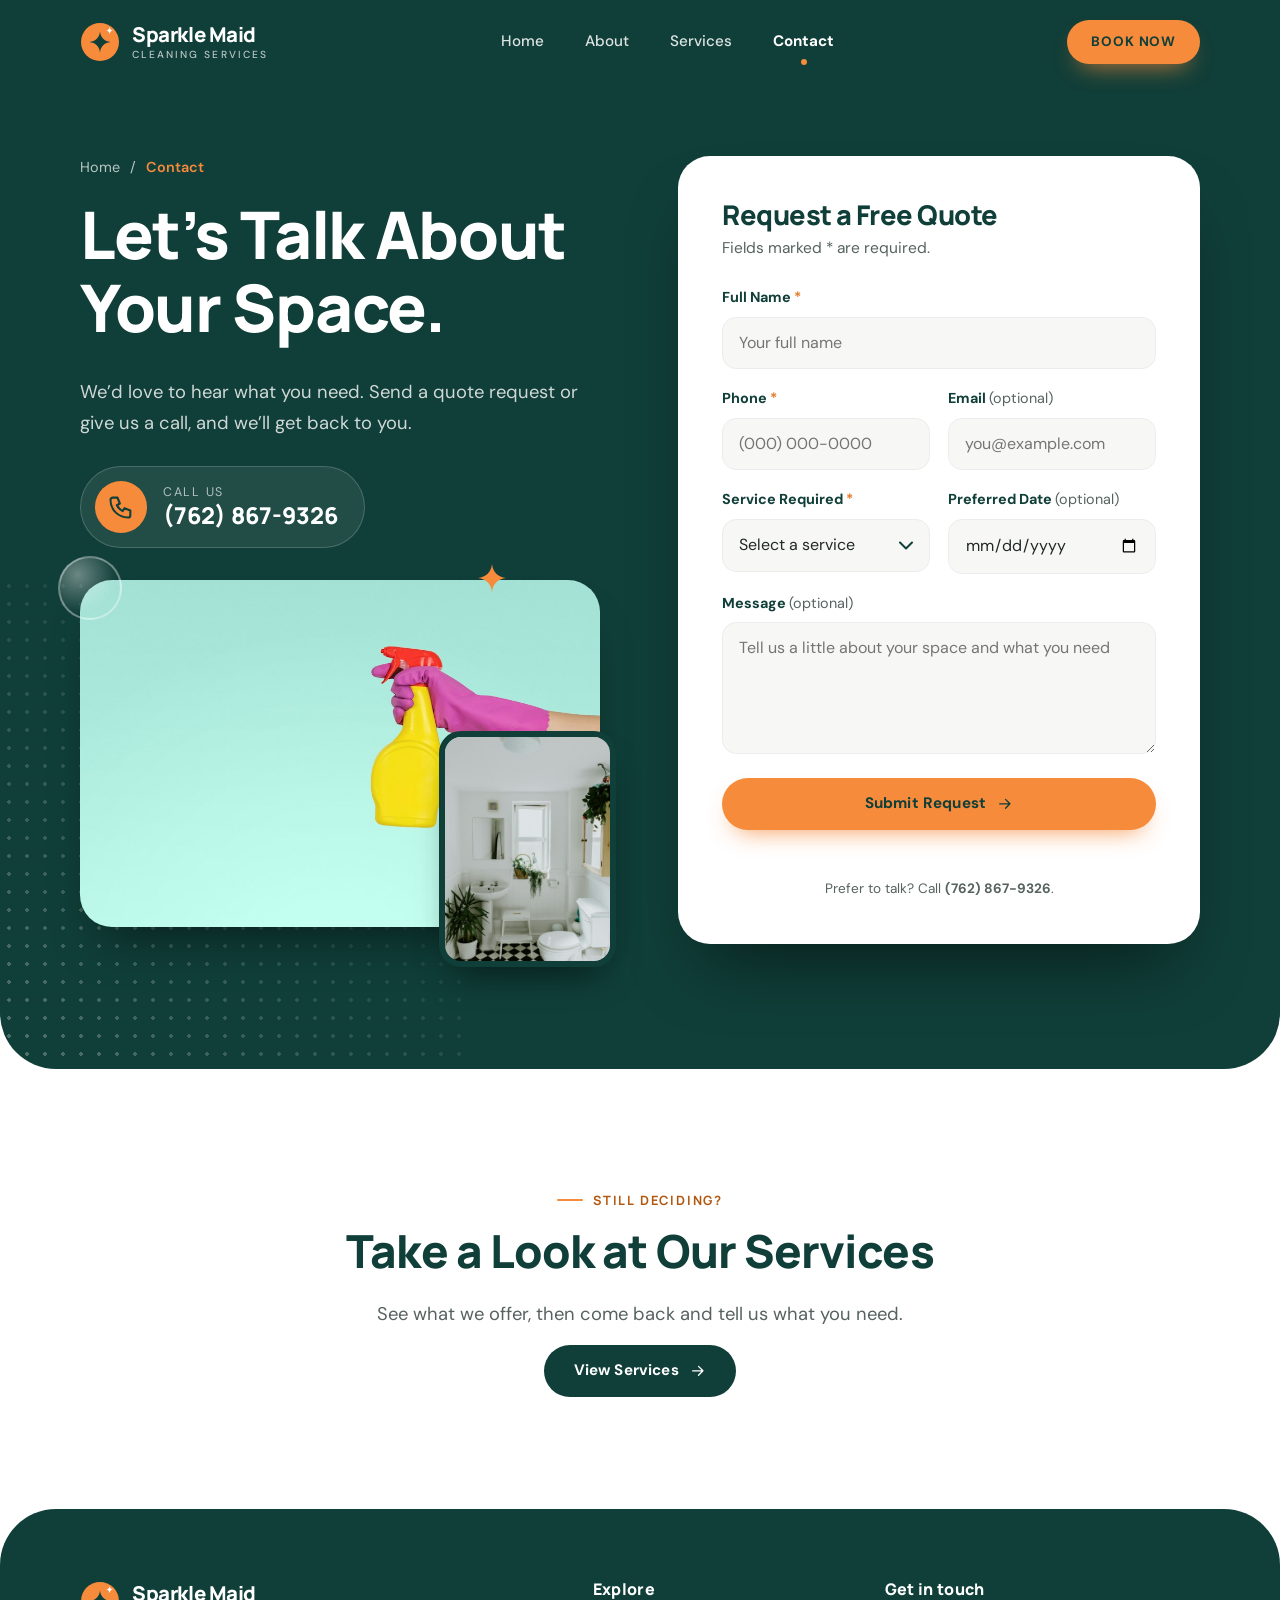
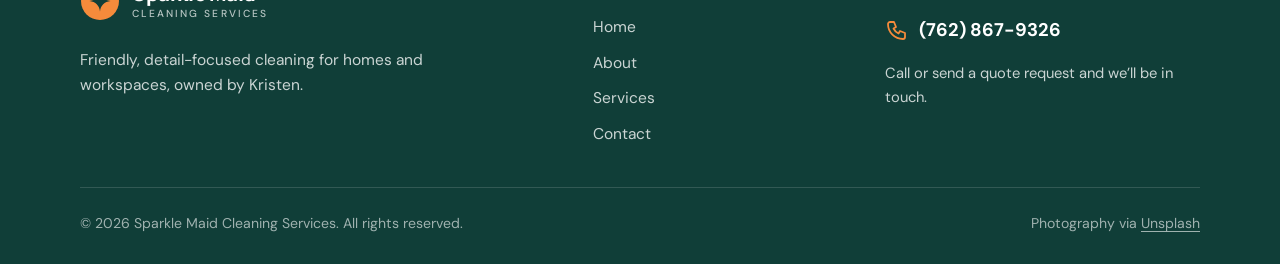
<file: contact.html>
<!DOCTYPE html>
<html lang="en">
<head>
  <meta charset="utf-8">
  <meta name="viewport" content="width=device-width, initial-scale=1">
  <title>Contact & Free Quote | Sparkle Maid Cleaning Services</title>
  <meta name="description" content="Request a free quote from Sparkle Maid Cleaning Services or call (762) 867-9326. Tell us what you need and we will be in touch.">
  <meta name="theme-color" content="#103E38">
  <meta property="og:type" content="website">
  <meta property="og:site_name" content="Sparkle Maid Cleaning Services">
  <meta property="og:title" content="Contact & Free Quote | Sparkle Maid Cleaning Services">
  <meta property="og:description" content="Request a free quote from Sparkle Maid Cleaning Services or call (762) 867-9326. Tell us what you need and we will be in touch.">
  <link rel="icon" href="images/favicon.svg" type="image/svg+xml">
  <link rel="preconnect" href="https://fonts.googleapis.com">
  <link rel="preconnect" href="https://fonts.gstatic.com" crossorigin>
  <link rel="stylesheet" href="https://fonts.googleapis.com/css2?family=DM+Sans:wght@400;500;700&family=Manrope:wght@700;800&display=swap">
  <link rel="stylesheet" href="css/styles.css">
  <script>document.documentElement.classList.add('js');</script>
</head>
<body>
<a class="skip-link" href="#main">Skip to main content</a>

<svg width="0" height="0" style="position:absolute" aria-hidden="true" focusable="false">
  <defs>
    <symbol id="logo-mark" viewBox="0 0 40 40"><circle cx="20" cy="20" r="19" fill="#F58B3B"/><path transform="translate(9.5 9.5) scale(.875)" fill="#103E38" d="M12 0c.8 7 5 11.2 12 12-7 .8-11.2 5-12 12C11.2 17 7 12.8 0 12 7 11.2 11.2 7 12 0z"/><path transform="translate(26 5) scale(.3)" fill="#fff" d="M12 0c.8 7 5 11.2 12 12-7 .8-11.2 5-12 12C11.2 17 7 12.8 0 12 7 11.2 11.2 7 12 0z"/></symbol>
    <symbol id="i-arrow" viewBox="0 0 24 24"><path d="M5 12h14M13 6l6 6-6 6"/></symbol>
    <symbol id="i-check" viewBox="0 0 24 24"><path d="M5 12.5l4.5 4.5L19 7.5"/></symbol>
    <symbol id="i-menu" viewBox="0 0 24 24"><path d="M4 7h16M4 12h16M4 17h16"/></symbol>
    <symbol id="i-close" viewBox="0 0 24 24"><path d="M6 6l12 12M18 6L6 18"/></symbol>
    <symbol id="i-phone" viewBox="0 0 24 24"><path d="M5 4h4l2 5-2.5 1.5a11 11 0 005 5L15 13l5 2v4a2 2 0 01-2 2A15 15 0 013 6a2 2 0 012-2z"/></symbol>
    <symbol id="i-detail" viewBox="0 0 24 24"><circle cx="10.5" cy="10.5" r="6.5"/><path d="M15.5 15.5L21 21M10.5 7.5v6M7.5 10.5h6"/></symbol>
    <symbol id="i-smile" viewBox="0 0 24 24"><circle cx="12" cy="12" r="9"/><path d="M8.5 14c1 1.5 2.2 2.2 3.5 2.2s2.5-.7 3.5-2.2M9 9.6h.01M15 9.6h.01"/></symbol>
    <symbol id="i-heart" viewBox="0 0 24 24"><path d="M12 20s-7-4.4-7-10a4 4 0 017-2.6A4 4 0 0119 10c0 5.6-7 10-7 10z"/></symbol>
    <symbol id="i-home" viewBox="0 0 24 24"><path d="M4 11l8-7 8 7v8a1 1 0 01-1 1h-4v-6H9v6H5a1 1 0 01-1-1v-8z"/></symbol>
    <symbol id="i-sparkle" viewBox="0 0 24 24"><path d="M12 3c.6 4.5 2.5 6.4 7 7-4.5.6-6.4 2.5-7 7-.6-4.5-2.5-6.4-7-7 4.5-.6 6.4-2.5 7-7zM19 16.5v4M17 18.5h4"/></symbol>
    <symbol id="i-drop" viewBox="0 0 24 24"><path d="M12 3s6 6.2 6 10.5a6 6 0 01-12 0C6 9.2 12 3 12 3z"/></symbol>
    <symbol id="i-box" viewBox="0 0 24 24"><path d="M3 8l9-5 9 5v8l-9 5-9-5V8zM3 8l9 5 9-5M12 13v8"/></symbol>
    <symbol id="i-building" viewBox="0 0 24 24"><path d="M5 21V4h9v17M14 9h5v12M3 21h18M8 8h3M8 12h3M8 16h3"/></symbol>
    <symbol id="i-chat" viewBox="0 0 24 24"><path d="M4 5h16v11H9l-5 4V5z"/></symbol>
    <symbol id="i-sliders" viewBox="0 0 24 24"><path d="M4 7h8M18 7h2M4 17h2M12 17h8"/><circle cx="15" cy="7" r="2.2"/><circle cx="9" cy="17" r="2.2"/></symbol>
    <symbol id="i-key" viewBox="0 0 24 24"><circle cx="8" cy="15" r="4"/><path d="M11 12l9-9M16 7l3 3M14 9l2 2"/></symbol>
    <symbol id="i-user" viewBox="0 0 24 24"><circle cx="12" cy="8" r="4"/><path d="M4 21c0-4 3.6-6 8-6s8 2 8 6"/></symbol>
    <symbol id="i-quote" viewBox="0 0 24 24"><path fill="currentColor" stroke="none" d="M6 6h5v6c0 3.6-1.8 6-5 7l-1-1.8c1.7-.8 2.4-2 2.4-3.7H6V6zm8 0h5v6c0 3.6-1.8 6-5 7l-1-1.8c1.7-.8 2.4-2 2.4-3.7H14V6z"/></symbol>
  </defs>
</svg>

<header class="site-header">
  <div class="container nav">
    <a class="logo" href="index.html" aria-label="Sparkle Maid Cleaning Services — home">
      <svg class="logo-mark" aria-hidden="true"><use href="#logo-mark"/></svg>
      <span class="logo-text">Sparkle Maid<small>Cleaning Services</small></span>
    </a>
    <nav class="nav-links" aria-label="Main">
      <a href="index.html">Home</a>
      <a href="about.html">About</a>
      <a href="services.html">Services</a>
      <a href="contact.html" aria-current="page">Contact</a>
    </nav>
    <div class="nav-cta">
      <a class="btn btn-primary btn-sm" href="contact.html">Book Now</a>
      <button class="menu-toggle" type="button" aria-expanded="false" aria-controls="mobile-menu" aria-label="Open menu">
        <svg class="icon i-menu" aria-hidden="true" focusable="false"><use href="#i-menu"/></svg><svg class="icon i-close" aria-hidden="true" focusable="false"><use href="#i-close"/></svg>
      </button>
    </div>
  </div>
  <div class="mobile-menu" id="mobile-menu">
    <ul>
      <li><a href="index.html">Home</a></li>
      <li><a href="about.html">About</a></li>
      <li><a href="services.html">Services</a></li>
      <li><a href="contact.html" aria-current="page">Contact</a></li>
    </ul>
    <a class="btn btn-primary" href="contact.html">Book Now</a>
  </div>
</header>
<main id="main">

<section class="contact-hero on-dark" aria-labelledby="contact-title">
  <span class="dots" style="left:0;bottom:0;width:36%;height:50%;-webkit-mask-image:linear-gradient(to top right,#000,transparent 75%);mask-image:linear-gradient(to top right,#000,transparent 75%)" aria-hidden="true"></span>
  <div class="container contact-grid">
    <div class="contact-copy">
      <nav class="crumbs" aria-label="Breadcrumb"><a href="index.html">Home</a><span aria-hidden="true">/</span><span aria-current="page">Contact</span></nav>
      <h1 id="contact-title">Let&rsquo;s Talk About Your Space.</h1>
      <p class="lead">We&rsquo;d love to hear what you need. Send a quote request or give us a call, and we&rsquo;ll get back to you.</p>
      <a class="phone-card" href="tel:+17628679326">
        <span class="icon-badge"><svg class="icon " aria-hidden="true" focusable="false"><use href="#i-phone"/></svg></span>
        <span><small>Call us</small><strong>(762) 867-9326</strong></span>
      </a>
      <div class="contact-art reveal">
        <span class="bubble ca1" aria-hidden="true"></span><span class="spark ca2" style="" aria-hidden="true"><svg viewBox="0 0 24 24"><path d="M12 0c.8 7 5 11.2 12 12-7 .8-11.2 5-12 12C11.2 17 7 12.8 0 12 7 11.2 11.2 7 12 0z"/></svg></span>
        <div class="main"><img src="images/contact-spray.jpg" alt="Pink-gloved hand holding a yellow cleaning spray bottle against a fresh mint background" width="1000" height="667" loading="lazy" decoding="async"></div>
        <div class="sm"><img src="images/contact-bath.jpg" alt="Bright white bathroom with a pedestal sink and potted plants" width="800" height="1199" loading="lazy" decoding="async"></div>
      </div>
    </div>

    <div class="form-card reveal reveal-right">
      <h2>Request a Free Quote</h2>
      <p>Fields marked <span class="req" aria-hidden="true">*</span><span class="sr-only">with an asterisk</span> are required.</p>
      <form id="quote-form" novalidate>
        <div class="form-grid">
          <div class="field full">
            <label for="f-name">Full Name <span class="req" aria-hidden="true">*</span></label>
            <input class="input" id="f-name" name="name" type="text" autocomplete="name" required aria-describedby="e-name" placeholder="Your full name">
            <span class="field-error" id="e-name" role="alert"></span>
          </div>
          <div class="field">
            <label for="f-phone">Phone <span class="req" aria-hidden="true">*</span></label>
            <input class="input" id="f-phone" name="phone" type="tel" inputmode="tel" autocomplete="tel" required aria-describedby="e-phone" placeholder="(000) 000-0000">
            <span class="field-error" id="e-phone" role="alert"></span>
          </div>
          <div class="field">
            <label for="f-email">Email <span class="opt">(optional)</span></label>
            <input class="input" id="f-email" name="email" type="email" inputmode="email" autocomplete="email" aria-describedby="e-email" placeholder="you@example.com">
            <span class="field-error" id="e-email" role="alert"></span>
          </div>
          <div class="field">
            <label for="f-service">Service Required <span class="req" aria-hidden="true">*</span></label>
            <select class="input" id="f-service" name="service" required aria-describedby="e-service">
              <option value="">Select a service</option>
              <!-- EDITABLE: keep in sync with the Services page -->
              <option value="residential">Residential Cleaning</option>
              <option value="deep">Deep Cleaning</option>
              <option value="move">Move-In / Move-Out Cleaning</option>
              <option value="office">Office Cleaning</option>
              <option value="unsure">Not sure yet</option>
            </select>
            <span class="field-error" id="e-service" role="alert"></span>
          </div>
          <div class="field">
            <label for="f-date">Preferred Date <span class="opt">(optional)</span></label>
            <input class="input" id="f-date" name="date" type="date" aria-describedby="e-date">
            <span class="field-error" id="e-date" role="alert"></span>
          </div>
          <div class="field full">
            <label for="f-message">Message <span class="opt">(optional)</span></label>
            <textarea class="input" id="f-message" name="message" rows="4" placeholder="Tell us a little about your space and what you need"></textarea>
          </div>
          <div class="hp" aria-hidden="true"><label>Company <input type="text" name="company" tabindex="-1" autocomplete="off"></label></div>
        </div>
        <div class="form-actions">
          <button class="btn btn-primary" type="submit">Submit Request <svg class="icon " aria-hidden="true" focusable="false"><use href="#i-arrow"/></svg></button>
          <p class="form-status" role="alert"></p>
        </div>
        <p class="form-fineprint">Prefer to talk? Call <a href="tel:+17628679326"><strong>(762) 867-9326</strong></a>.</p>
      </form>
      <div class="form-success" aria-live="polite">
        <div class="success-mark"><svg class="icon " aria-hidden="true" focusable="false"><use href="#i-check"/></svg></div>
        <h2>Thank you, <span data-sent-name></span>!</h2>
        <p>Your quote request has been submitted. Prefer to talk now? Call <a href="tel:+17628679326"><strong>(762) 867-9326</strong></a>.</p>
        <button class="btn btn-dark" type="button" data-again>Send another request</button>
      </div>
    </div>
  </div>
</section>

<section class="section" aria-label="Browse services">
  <div class="container">
    <div class="section-head reveal" style="margin-bottom:0">
      <span class="eyebrow">Still Deciding?</span>
      <h2>Take a Look at Our Services</h2>
      <p class="lead">See what we offer, then come back and tell us what you need.</p>
      <a class="btn btn-dark" href="services.html">View Services <svg class="icon " aria-hidden="true" focusable="false"><use href="#i-arrow"/></svg></a>
    </div>
  </div>
</section>

</main>
<footer class="site-footer">
  <div class="container">
    <div class="footer-grid">
      <div>
        <a class="logo" href="index.html" aria-label="Sparkle Maid Cleaning Services — home">
          <svg class="logo-mark" aria-hidden="true"><use href="#logo-mark"/></svg>
          <span class="logo-text">Sparkle Maid<small>Cleaning Services</small></span>
        </a>
        <p>Friendly, detail-focused cleaning for homes and workspaces, owned by Kristen.</p>
      </div>
      <nav aria-label="Footer">
        <h3>Explore</h3>
        <ul class="footer-links">
          <li><a href="index.html">Home</a></li>
          <li><a href="about.html">About</a></li>
          <li><a href="services.html">Services</a></li>
          <li><a href="contact.html">Contact</a></li>
        </ul>
      </nav>
      <div class="footer-contact">
        <h3>Get in touch</h3>
        <a href="tel:+17628679326"><svg class="icon " aria-hidden="true" focusable="false"><use href="#i-phone"/></svg><span>(762) 867-9326</span></a>
        <p>Call or send a quote request and we&rsquo;ll be in touch.</p>
      </div>
    </div>
    <div class="footer-bottom">
      <span>&copy; <span data-year>2026</span> Sparkle Maid Cleaning Services. All rights reserved.</span>
      <span>Photography via <a href="https://unsplash.com" target="_blank" rel="noopener">Unsplash</a></span>
    </div>
  </div>
</footer>
<script src="js/main.js"></script>
</body>
</html>
</file>
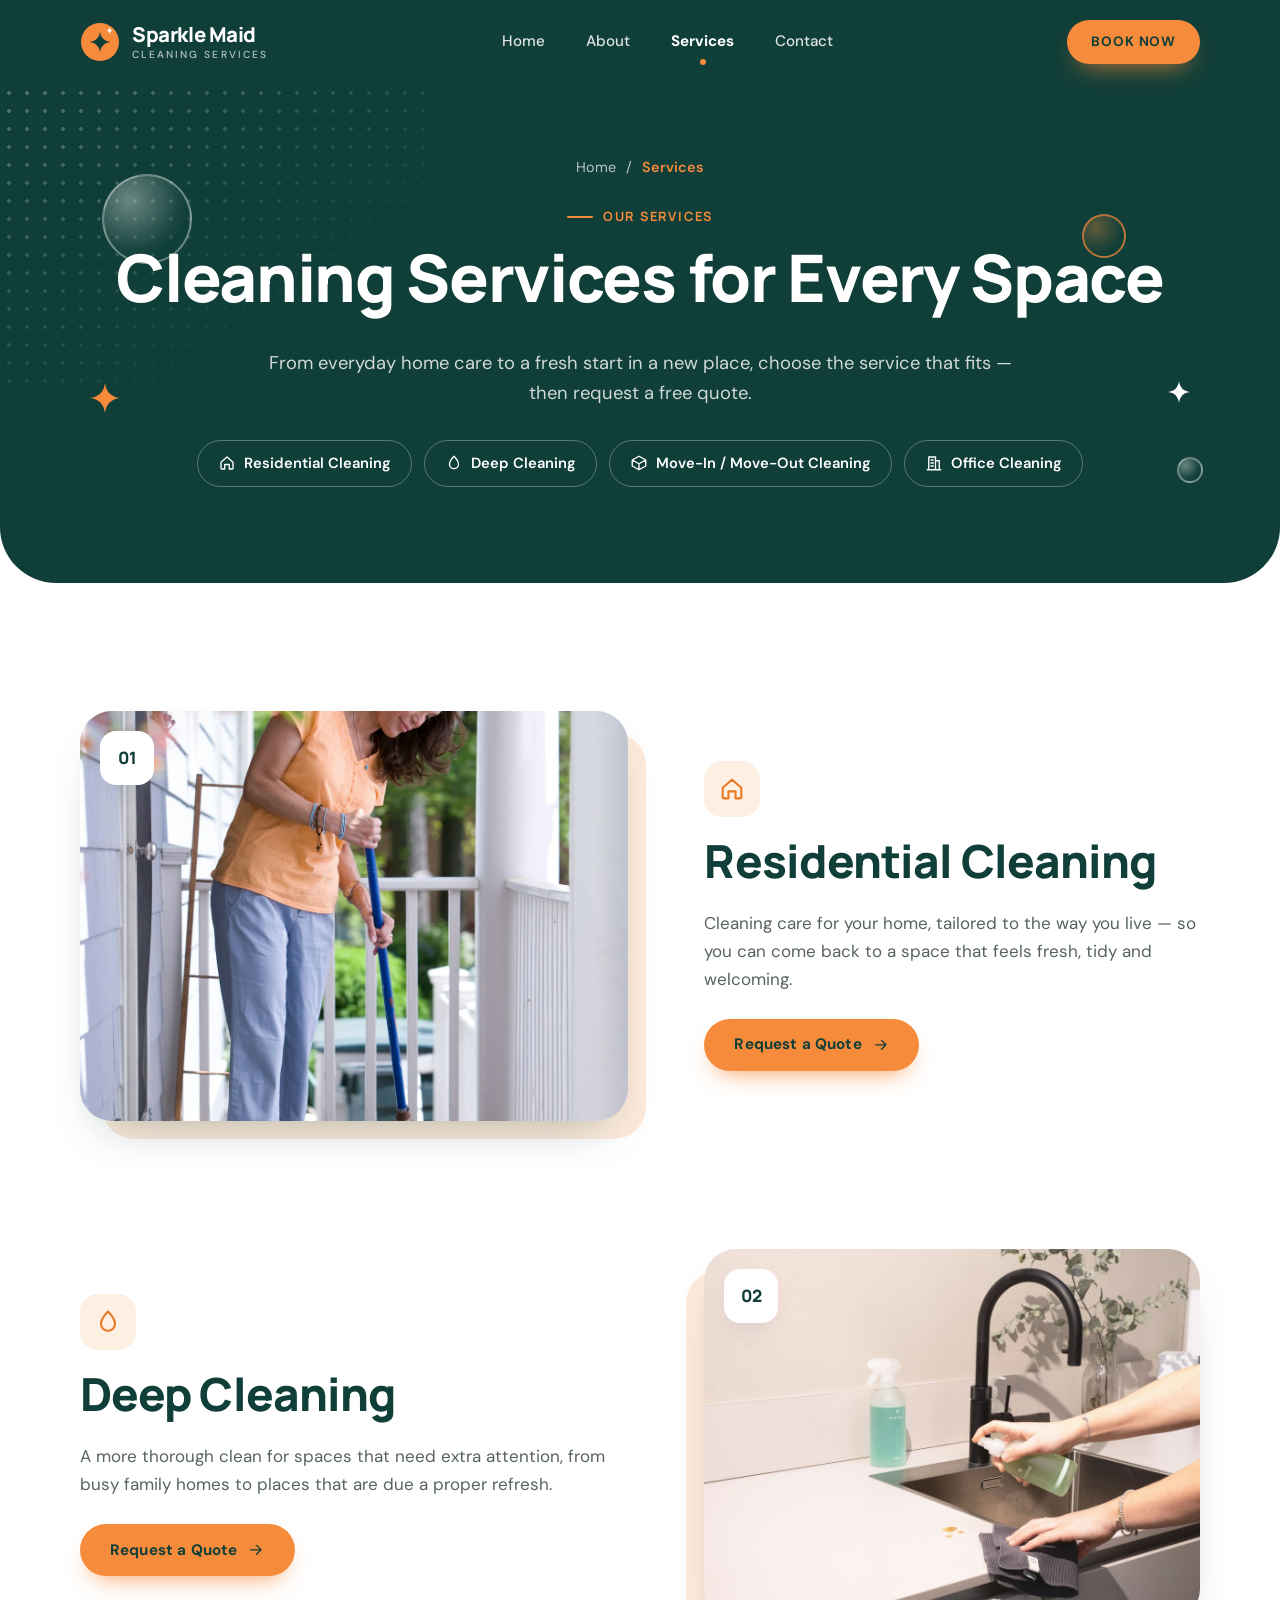
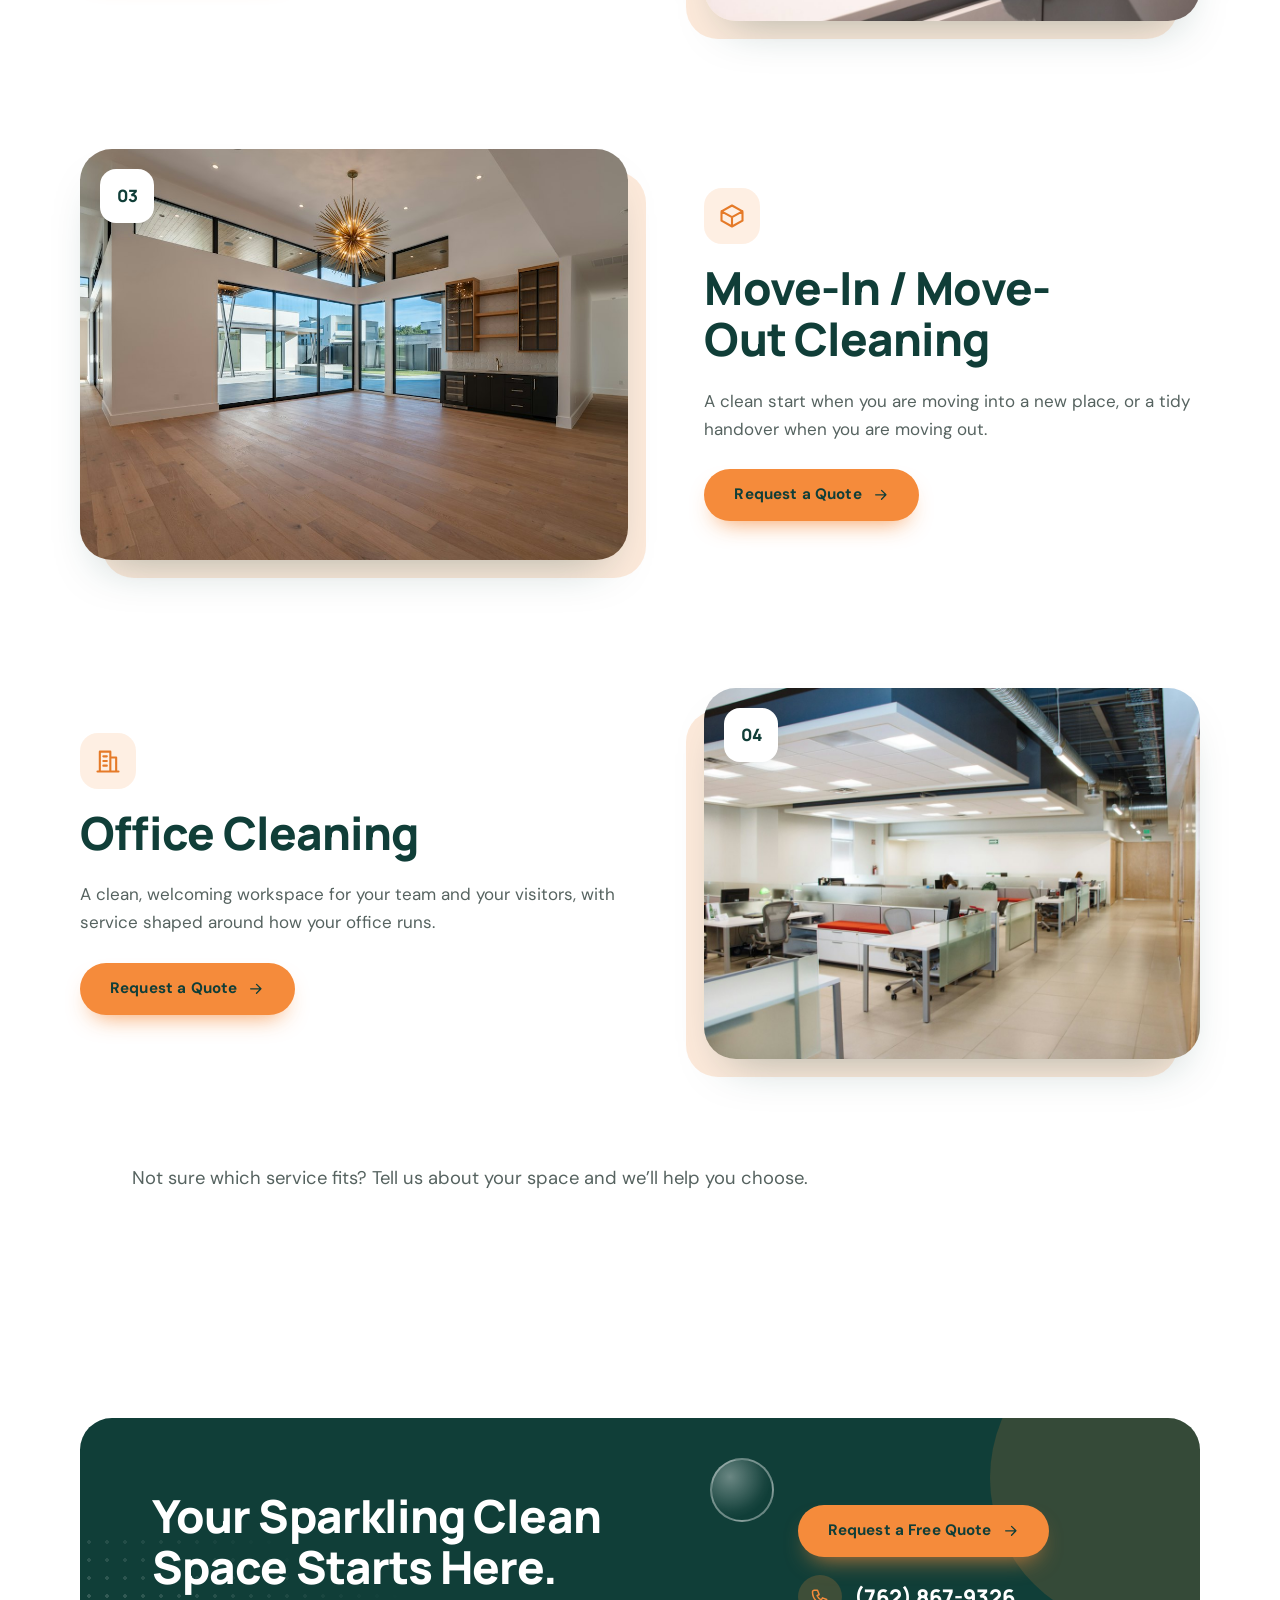
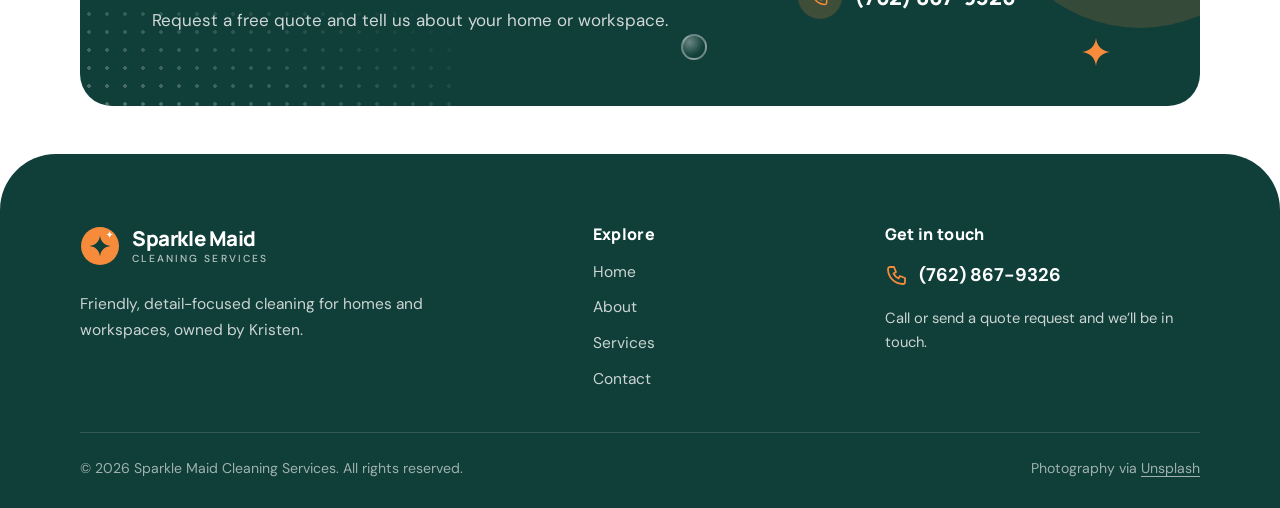
<file: services.html>
<!DOCTYPE html>
<html lang="en">
<head>
  <meta charset="utf-8">
  <meta name="viewport" content="width=device-width, initial-scale=1">
  <title>Cleaning Services | Sparkle Maid Cleaning Services</title>
  <meta name="description" content="Explore residential, deep, move-in/move-out and office cleaning from Sparkle Maid Cleaning Services. Request a free quote today.">
  <meta name="theme-color" content="#103E38">
  <meta property="og:type" content="website">
  <meta property="og:site_name" content="Sparkle Maid Cleaning Services">
  <meta property="og:title" content="Cleaning Services | Sparkle Maid Cleaning Services">
  <meta property="og:description" content="Explore residential, deep, move-in/move-out and office cleaning from Sparkle Maid Cleaning Services. Request a free quote today.">
  <link rel="icon" href="images/favicon.svg" type="image/svg+xml">
  <link rel="preconnect" href="https://fonts.googleapis.com">
  <link rel="preconnect" href="https://fonts.gstatic.com" crossorigin>
  <link rel="stylesheet" href="https://fonts.googleapis.com/css2?family=DM+Sans:wght@400;500;700&family=Manrope:wght@700;800&display=swap">
  <link rel="stylesheet" href="css/styles.css">
  <script>document.documentElement.classList.add('js');</script>
</head>
<body>
<a class="skip-link" href="#main">Skip to main content</a>

<svg width="0" height="0" style="position:absolute" aria-hidden="true" focusable="false">
  <defs>
    <symbol id="logo-mark" viewBox="0 0 40 40"><circle cx="20" cy="20" r="19" fill="#F58B3B"/><path transform="translate(9.5 9.5) scale(.875)" fill="#103E38" d="M12 0c.8 7 5 11.2 12 12-7 .8-11.2 5-12 12C11.2 17 7 12.8 0 12 7 11.2 11.2 7 12 0z"/><path transform="translate(26 5) scale(.3)" fill="#fff" d="M12 0c.8 7 5 11.2 12 12-7 .8-11.2 5-12 12C11.2 17 7 12.8 0 12 7 11.2 11.2 7 12 0z"/></symbol>
    <symbol id="i-arrow" viewBox="0 0 24 24"><path d="M5 12h14M13 6l6 6-6 6"/></symbol>
    <symbol id="i-check" viewBox="0 0 24 24"><path d="M5 12.5l4.5 4.5L19 7.5"/></symbol>
    <symbol id="i-menu" viewBox="0 0 24 24"><path d="M4 7h16M4 12h16M4 17h16"/></symbol>
    <symbol id="i-close" viewBox="0 0 24 24"><path d="M6 6l12 12M18 6L6 18"/></symbol>
    <symbol id="i-phone" viewBox="0 0 24 24"><path d="M5 4h4l2 5-2.5 1.5a11 11 0 005 5L15 13l5 2v4a2 2 0 01-2 2A15 15 0 013 6a2 2 0 012-2z"/></symbol>
    <symbol id="i-detail" viewBox="0 0 24 24"><circle cx="10.5" cy="10.5" r="6.5"/><path d="M15.5 15.5L21 21M10.5 7.5v6M7.5 10.5h6"/></symbol>
    <symbol id="i-smile" viewBox="0 0 24 24"><circle cx="12" cy="12" r="9"/><path d="M8.5 14c1 1.5 2.2 2.2 3.5 2.2s2.5-.7 3.5-2.2M9 9.6h.01M15 9.6h.01"/></symbol>
    <symbol id="i-heart" viewBox="0 0 24 24"><path d="M12 20s-7-4.4-7-10a4 4 0 017-2.6A4 4 0 0119 10c0 5.6-7 10-7 10z"/></symbol>
    <symbol id="i-home" viewBox="0 0 24 24"><path d="M4 11l8-7 8 7v8a1 1 0 01-1 1h-4v-6H9v6H5a1 1 0 01-1-1v-8z"/></symbol>
    <symbol id="i-sparkle" viewBox="0 0 24 24"><path d="M12 3c.6 4.5 2.5 6.4 7 7-4.5.6-6.4 2.5-7 7-.6-4.5-2.5-6.4-7-7 4.5-.6 6.4-2.5 7-7zM19 16.5v4M17 18.5h4"/></symbol>
    <symbol id="i-drop" viewBox="0 0 24 24"><path d="M12 3s6 6.2 6 10.5a6 6 0 01-12 0C6 9.2 12 3 12 3z"/></symbol>
    <symbol id="i-box" viewBox="0 0 24 24"><path d="M3 8l9-5 9 5v8l-9 5-9-5V8zM3 8l9 5 9-5M12 13v8"/></symbol>
    <symbol id="i-building" viewBox="0 0 24 24"><path d="M5 21V4h9v17M14 9h5v12M3 21h18M8 8h3M8 12h3M8 16h3"/></symbol>
    <symbol id="i-chat" viewBox="0 0 24 24"><path d="M4 5h16v11H9l-5 4V5z"/></symbol>
    <symbol id="i-sliders" viewBox="0 0 24 24"><path d="M4 7h8M18 7h2M4 17h2M12 17h8"/><circle cx="15" cy="7" r="2.2"/><circle cx="9" cy="17" r="2.2"/></symbol>
    <symbol id="i-key" viewBox="0 0 24 24"><circle cx="8" cy="15" r="4"/><path d="M11 12l9-9M16 7l3 3M14 9l2 2"/></symbol>
    <symbol id="i-user" viewBox="0 0 24 24"><circle cx="12" cy="8" r="4"/><path d="M4 21c0-4 3.6-6 8-6s8 2 8 6"/></symbol>
    <symbol id="i-quote" viewBox="0 0 24 24"><path fill="currentColor" stroke="none" d="M6 6h5v6c0 3.6-1.8 6-5 7l-1-1.8c1.7-.8 2.4-2 2.4-3.7H6V6zm8 0h5v6c0 3.6-1.8 6-5 7l-1-1.8c1.7-.8 2.4-2 2.4-3.7H14V6z"/></symbol>
  </defs>
</svg>

<header class="site-header">
  <div class="container nav">
    <a class="logo" href="index.html" aria-label="Sparkle Maid Cleaning Services — home">
      <svg class="logo-mark" aria-hidden="true"><use href="#logo-mark"/></svg>
      <span class="logo-text">Sparkle Maid<small>Cleaning Services</small></span>
    </a>
    <nav class="nav-links" aria-label="Main">
      <a href="index.html">Home</a>
      <a href="about.html">About</a>
      <a href="services.html" aria-current="page">Services</a>
      <a href="contact.html">Contact</a>
    </nav>
    <div class="nav-cta">
      <a class="btn btn-primary btn-sm" href="contact.html">Book Now</a>
      <button class="menu-toggle" type="button" aria-expanded="false" aria-controls="mobile-menu" aria-label="Open menu">
        <svg class="icon i-menu" aria-hidden="true" focusable="false"><use href="#i-menu"/></svg><svg class="icon i-close" aria-hidden="true" focusable="false"><use href="#i-close"/></svg>
      </button>
    </div>
  </div>
  <div class="mobile-menu" id="mobile-menu">
    <ul>
      <li><a href="index.html">Home</a></li>
      <li><a href="about.html">About</a></li>
      <li><a href="services.html" aria-current="page">Services</a></li>
      <li><a href="contact.html">Contact</a></li>
    </ul>
    <a class="btn btn-primary" href="contact.html">Book Now</a>
  </div>
</header>
<main id="main">

<section class="page-hero services-hero on-dark" aria-labelledby="services-title">
  <span class="dots" style="left:0;top:0;width:34%;height:60%;-webkit-mask-image:linear-gradient(to bottom right,#000,transparent 75%);mask-image:linear-gradient(to bottom right,#000,transparent 75%)" aria-hidden="true"></span>
  <span class="bubble h1b" aria-hidden="true"></span><span class="bubble h2b is-orange" aria-hidden="true"></span><span class="bubble h3b" aria-hidden="true"></span><span class="spark hs1" style="" aria-hidden="true"><svg viewBox="0 0 24 24"><path d="M12 0c.8 7 5 11.2 12 12-7 .8-11.2 5-12 12C11.2 17 7 12.8 0 12 7 11.2 11.2 7 12 0z"/></svg></span><span class="spark hs2 white" style="" aria-hidden="true"><svg viewBox="0 0 24 24"><path d="M12 0c.8 7 5 11.2 12 12-7 .8-11.2 5-12 12C11.2 17 7 12.8 0 12 7 11.2 11.2 7 12 0z"/></svg></span>
  <div class="container" style="position:relative">
    <nav class="crumbs" aria-label="Breadcrumb"><a href="index.html">Home</a><span aria-hidden="true">/</span><span aria-current="page">Services</span></nav>
    <span class="eyebrow light">Our Services</span>
    <h1 id="services-title">Cleaning Services for Every Space</h1>
    <p class="lead">From everyday home care to a fresh start in a new place, choose the service that fits &mdash; then request a free quote.</p>
    <div class="chip-row">
      <a class="chip" href="#residential"><svg class="icon " aria-hidden="true" focusable="false"><use href="#i-home"/></svg>Residential Cleaning</a>
      <a class="chip" href="#deep"><svg class="icon " aria-hidden="true" focusable="false"><use href="#i-drop"/></svg>Deep Cleaning</a>
      <a class="chip" href="#move"><svg class="icon " aria-hidden="true" focusable="false"><use href="#i-box"/></svg>Move-In / Move-Out Cleaning</a>
      <a class="chip" href="#office"><svg class="icon " aria-hidden="true" focusable="false"><use href="#i-building"/></svg>Office Cleaning</a>
    </div>
  </div>
</section>

<section class="section" style="padding-top:clamp(40px,5vw,72px)" aria-label="Service catalog">
  <div class="container">
    <!-- EDITABLE: these four services are proposed and should be confirmed by the owner. No prices, guarantees or inclusions are listed yet. -->
    <article class="svc-feature" id="residential">
      <div class="svc-media reveal reveal-left">
        <figure>
          <span class="svc-num" aria-hidden="true">01</span>
          <img src="images/svcpage-residential.jpg" alt="Woman sweeping a sunny front porch with a broom" width="1200" height="1800" loading="lazy" style="object-position:50% 38%" decoding="async">
        </figure>
      </div>
      <div class="svc-copy reveal reveal-right">
        <div class="icon-badge"><svg class="icon " aria-hidden="true" focusable="false"><use href="#i-home"/></svg></div>
        <h2>Residential Cleaning</h2>
        <p>Cleaning care for your home, tailored to the way you live — so you can come back to a space that feels fresh, tidy and welcoming.</p>
        <a class="btn btn-primary" href="contact.html?service=residential">Request a Quote <svg class="icon " aria-hidden="true" focusable="false"><use href="#i-arrow"/></svg></a>
      </div>
    </article>
    <article class="svc-feature" id="deep">
      <div class="svc-media reveal reveal-right">
        <figure>
          <span class="svc-num" aria-hidden="true">02</span>
          <img src="images/svcpage-deep.jpg" alt="Woman cleaning a kitchen sink with a cloth in a bright kitchen" width="1200" height="800" loading="lazy" decoding="async">
        </figure>
      </div>
      <div class="svc-copy reveal reveal-left">
        <div class="icon-badge"><svg class="icon " aria-hidden="true" focusable="false"><use href="#i-drop"/></svg></div>
        <h2>Deep Cleaning</h2>
        <p>A more thorough clean for spaces that need extra attention, from busy family homes to places that are due a proper refresh.</p>
        <a class="btn btn-primary" href="contact.html?service=deep">Request a Quote <svg class="icon " aria-hidden="true" focusable="false"><use href="#i-arrow"/></svg></a>
      </div>
    </article>
    <article class="svc-feature" id="move">
      <div class="svc-media reveal reveal-left">
        <figure>
          <span class="svc-num" aria-hidden="true">03</span>
          <img src="images/svcpage-move.jpg" alt="Empty, sunlit modern room with wood floors and large windows" width="1200" height="800" loading="lazy" decoding="async">
        </figure>
      </div>
      <div class="svc-copy reveal reveal-right">
        <div class="icon-badge"><svg class="icon " aria-hidden="true" focusable="false"><use href="#i-box"/></svg></div>
        <h2>Move-In / Move-Out Cleaning</h2>
        <p>A clean start when you are moving into a new place, or a tidy handover when you are moving out.</p>
        <a class="btn btn-primary" href="contact.html?service=move">Request a Quote <svg class="icon " aria-hidden="true" focusable="false"><use href="#i-arrow"/></svg></a>
      </div>
    </article>
    <article class="svc-feature" id="office">
      <div class="svc-media reveal reveal-right">
        <figure>
          <span class="svc-num" aria-hidden="true">04</span>
          <img src="images/svcpage-office.jpg" alt="Bright open-plan office with rows of white desks" width="1200" height="800" loading="lazy" decoding="async">
        </figure>
      </div>
      <div class="svc-copy reveal reveal-left">
        <div class="icon-badge"><svg class="icon " aria-hidden="true" focusable="false"><use href="#i-building"/></svg></div>
        <h2>Office Cleaning</h2>
        <p>A clean, welcoming workspace for your team and your visitors, with service shaped around how your office runs.</p>
        <a class="btn btn-primary" href="contact.html?service=office">Request a Quote <svg class="icon " aria-hidden="true" focusable="false"><use href="#i-arrow"/></svg></a>
      </div>
    </article>
    <p class="center svc-note lead">Not sure which service fits? Tell us about your space and we&rsquo;ll help you choose.</p>
  </div>
</section>


<section class="cta-wrap" aria-labelledby="cta-heading">
  <div class="container">
    <div class="cta on-dark reveal reveal-zoom">
      <span class="dots" aria-hidden="true"></span>
      <span class="bubble cb1" aria-hidden="true"></span><span class="bubble cb2" aria-hidden="true"></span><span class="spark cs1" style="" aria-hidden="true"><svg viewBox="0 0 24 24"><path d="M12 0c.8 7 5 11.2 12 12-7 .8-11.2 5-12 12C11.2 17 7 12.8 0 12 7 11.2 11.2 7 12 0z"/></svg></span>
      <div style="position:relative;z-index:2">
        <h2 id="cta-heading">Your Sparkling Clean Space Starts Here.</h2>
        <p>Request a free quote and tell us about your home or workspace.</p>
      </div>
      <div class="cta-actions">
        <a class="btn btn-primary" href="contact.html">Request a Free Quote <svg class="icon " aria-hidden="true" focusable="false"><use href="#i-arrow"/></svg></a>
        <a class="cta-phone" href="tel:+17628679326"><span class="icon-badge"><svg class="icon " aria-hidden="true" focusable="false"><use href="#i-phone"/></svg></span><span><span class="sr-only">Call us: </span>(762) 867-9326</span></a>
      </div>
    </div>
  </div>
</section>

</main>
<footer class="site-footer">
  <div class="container">
    <div class="footer-grid">
      <div>
        <a class="logo" href="index.html" aria-label="Sparkle Maid Cleaning Services — home">
          <svg class="logo-mark" aria-hidden="true"><use href="#logo-mark"/></svg>
          <span class="logo-text">Sparkle Maid<small>Cleaning Services</small></span>
        </a>
        <p>Friendly, detail-focused cleaning for homes and workspaces, owned by Kristen.</p>
      </div>
      <nav aria-label="Footer">
        <h3>Explore</h3>
        <ul class="footer-links">
          <li><a href="index.html">Home</a></li>
          <li><a href="about.html">About</a></li>
          <li><a href="services.html">Services</a></li>
          <li><a href="contact.html">Contact</a></li>
        </ul>
      </nav>
      <div class="footer-contact">
        <h3>Get in touch</h3>
        <a href="tel:+17628679326"><svg class="icon " aria-hidden="true" focusable="false"><use href="#i-phone"/></svg><span>(762) 867-9326</span></a>
        <p>Call or send a quote request and we&rsquo;ll be in touch.</p>
      </div>
    </div>
    <div class="footer-bottom">
      <span>&copy; <span data-year>2026</span> Sparkle Maid Cleaning Services. All rights reserved.</span>
      <span>Photography via <a href="https://unsplash.com" target="_blank" rel="noopener">Unsplash</a></span>
    </div>
  </div>
</footer>
<script src="js/main.js"></script>
</body>
</html>
</file>
<file: css/styles.css>
/* ==========================================================================
   Sparkle Maid Cleaning Services — shared stylesheet
   Palette: forest green #103E38 · orange #F58B3B · off-white #F7F8F6
   ========================================================================== */

:root {
  --green: #103E38;
  --green-deep: #0b2f2a;
  --green-soft: #1a5249;
  --orange: #F58B3B;
  --orange-dark: #e57a28;
  --white: #FFFFFF;
  --off: #F7F8F6;
  --ink: #222827;
  --ink-soft: #566360;
  --line: #E9EEEC;

  --ff-head: "Manrope", system-ui, -apple-system, "Segoe UI", sans-serif;
  --ff-body: "DM Sans", system-ui, -apple-system, "Segoe UI", sans-serif;

  --radius: 22px;
  --radius-lg: 32px;
  --shadow: 0 24px 48px -24px rgba(16, 62, 56, 0.35);
  --shadow-sm: 0 10px 28px -14px rgba(16, 62, 56, 0.28);
  --ease: cubic-bezier(0.22, 0.8, 0.3, 1);
  --gutter: clamp(20px, 5vw, 40px);
  --header-h: 84px;
}

/* ---------- Reset & base ---------- */
*, *::before, *::after { box-sizing: border-box; }
html { overflow-x: hidden; scroll-behavior: smooth; -webkit-text-size-adjust: 100%; scroll-padding-top: calc(var(--header-h) + 16px); }
body {
  margin: 0;
  font-family: var(--ff-body);
  font-size: 1.0625rem;
  line-height: 1.65;
  color: var(--ink);
  background: var(--white);
  -webkit-font-smoothing: antialiased;
}
img { display: block; max-width: 100%; height: auto; }
a { color: inherit; text-decoration: none; }
p { margin: 0 0 1rem; }
ul { margin: 0; padding: 0; list-style: none; }
h1, h2, h3, h4 { font-family: var(--ff-head); font-weight: 800; line-height: 1.12; letter-spacing: -0.02em; margin: 0 0 0.5em; color: var(--green); }
h1, h2 { text-wrap: balance; }
h1 { font-size: clamp(2.4rem, 5.4vw, 4.1rem); }
h2 { font-size: clamp(1.85rem, 3.6vw, 2.85rem); }
h3 { font-size: 1.25rem; letter-spacing: -0.01em; }
button, input, select, textarea { font: inherit; color: inherit; }
:focus-visible { outline: 3px solid var(--orange); outline-offset: 3px; border-radius: 6px; }

.container { width: 100%; max-width: 1200px; margin-inline: auto; padding-inline: var(--gutter); }
.section { padding-block: clamp(64px, 9vw, 112px); }
.bg-off { background: var(--off); }
.center { text-align: center; }
.lead { font-size: 1.15rem; color: var(--ink-soft); max-width: 60ch; }
.center .lead { margin-inline: auto; }
.sr-only { position: absolute; width: 1px; height: 1px; margin: -1px; padding: 0; overflow: hidden; clip: rect(0 0 0 0); white-space: nowrap; border: 0; }
.skip-link { position: absolute; left: 12px; top: -60px; z-index: 100; background: var(--orange); color: var(--green); padding: 10px 18px; border-radius: 10px; font-weight: 700; transition: top .2s; }
.skip-link:focus { top: 12px; }

.icon { width: 1.5rem; height: 1.5rem; fill: none; stroke: currentColor; stroke-width: 1.8; stroke-linecap: round; stroke-linejoin: round; flex: none; }
.icon-fill { fill: currentColor; stroke: none; }

.eyebrow {
  display: inline-flex; align-items: center; gap: 10px;
  font-family: var(--ff-head); font-weight: 700; font-size: 0.8rem;
  letter-spacing: 0.14em; text-transform: uppercase; color: #B25710;
  margin-bottom: 14px;
}
.eyebrow::before { content: ""; width: 26px; height: 2px; background: var(--orange); border-radius: 2px; }
.on-dark .eyebrow, .eyebrow.light { color: var(--orange); }
.on-dark h1, .on-dark h2, .on-dark h3 { color: var(--white); }

/* ---------- Buttons ---------- */
.btn {
  display: inline-flex; align-items: center; justify-content: center; gap: 10px;
  min-height: 52px; padding: 0 28px;
  font-family: var(--ff-body); font-weight: 700; font-size: 0.95rem; letter-spacing: 0.01em;
  border: 2px solid transparent; border-radius: 999px; cursor: pointer;
  transition: background-color .25s var(--ease), color .25s var(--ease), border-color .25s var(--ease), transform .25s var(--ease), box-shadow .25s var(--ease);
}
.btn .icon { width: 1.1rem; height: 1.1rem; transition: transform .25s var(--ease); }
.btn:hover .icon { transform: translateX(4px); }
.btn-primary { background: var(--orange); color: var(--green); box-shadow: 0 12px 24px -12px rgba(245, 139, 59, 0.9); }
.btn-primary:hover { background: var(--white); color: var(--green); transform: translateY(-2px); box-shadow: 0 16px 28px -14px rgba(0, 0, 0, 0.45); }
.btn-outline { border-color: rgba(255, 255, 255, 0.45); color: var(--white); }
.btn-outline:hover { background: var(--white); color: var(--green); border-color: var(--white); transform: translateY(-2px); }
.btn-dark { background: var(--green); color: var(--white); }
.btn-dark:hover { background: var(--orange); color: var(--green); transform: translateY(-2px); }
.btn-sm { min-height: 44px; padding: 0 22px; font-size: 0.85rem; letter-spacing: 0.06em; text-transform: uppercase; }
.link-underline { color: var(--white); font-weight: 700; font-size: 0.95rem; position: relative; padding: 6px 2px; }
.link-underline::after { content: ""; position: absolute; left: 0; right: 0; bottom: 0; height: 2px; background: var(--orange); transform-origin: left; transition: transform .3s var(--ease); }
.link-underline:hover { color: var(--orange); }

/* ---------- Header ---------- */
.site-header { position: sticky; top: 0; z-index: 60; background: var(--green); transition: box-shadow .3s; }
.site-header.is-scrolled { box-shadow: 0 10px 30px -14px rgba(0, 0, 0, 0.55); }
.nav { display: flex; align-items: center; justify-content: space-between; gap: 24px; height: var(--header-h); }
.logo { display: inline-flex; align-items: center; gap: 12px; color: var(--white); }
.logo-mark { width: 40px; height: 40px; }
.logo-text { font-family: var(--ff-head); font-weight: 800; font-size: 1.28rem; letter-spacing: -0.02em; line-height: 1; }
.logo-text small { display: block; font-family: var(--ff-body); font-weight: 500; font-size: 0.64rem; letter-spacing: 0.2em; text-transform: uppercase; color: rgba(255, 255, 255, 0.7); margin-top: 5px; }
.nav-links { display: flex; align-items: center; gap: clamp(22px, 3.2vw, 44px); }
.nav-links a { position: relative; font-weight: 500; font-size: 0.95rem; color: rgba(255, 255, 255, 0.86); padding: 8px 0; transition: color .2s; }
.nav-links a:hover { color: var(--orange); }
.nav-links a[aria-current="page"] { color: var(--white); font-weight: 700; }
.nav-links a[aria-current="page"]::after { content: ""; position: absolute; left: 50%; bottom: -2px; width: 6px; height: 6px; margin-left: -3px; border-radius: 50%; background: var(--orange); }
.nav-cta { display: flex; align-items: center; gap: 12px; }
.menu-toggle { display: none; width: 48px; height: 48px; align-items: center; justify-content: center; border: 0; border-radius: 14px; background: rgba(255, 255, 255, 0.1); color: var(--white); cursor: pointer; }
.menu-toggle .i-close { display: none; }
.menu-toggle[aria-expanded="true"] .i-menu { display: none; }
.menu-toggle[aria-expanded="true"] .i-close { display: block; }
.mobile-menu { display: none; }

/* ---------- Decorative graphics ---------- */
.deco { position: absolute; pointer-events: none; }
.bubble {
  position: absolute; border-radius: 50%; pointer-events: none;
  border: 2px solid rgba(255, 255, 255, 0.38);
  background: radial-gradient(circle at 30% 28%, rgba(255, 255, 255, 0.38), rgba(255, 255, 255, 0.04) 58%, transparent 70%);
  animation: float var(--dur, 7s) ease-in-out infinite;
  animation-delay: var(--delay, 0s);
}
.bubble.is-orange { border-color: rgba(245, 139, 59, 0.7); background: radial-gradient(circle at 30% 28%, rgba(245, 139, 59, 0.35), rgba(245, 139, 59, 0.04) 60%, transparent 70%); }
.spark { position: absolute; pointer-events: none; color: var(--orange); animation: twinkle var(--dur, 4s) ease-in-out infinite; animation-delay: var(--delay, 0s); }
.spark.white { color: var(--white); }
.spark svg { width: 100%; height: 100%; fill: currentColor; }
.dots { position: absolute; pointer-events: none; background-image: radial-gradient(rgba(255, 255, 255, 0.28) 1.6px, transparent 1.8px); background-size: 18px 18px; }
.dots.dark { background-image: radial-gradient(rgba(16, 62, 56, 0.2) 1.6px, transparent 1.8px); }
.tag-sticker {
  position: absolute; display: inline-flex; align-items: center; gap: 8px; padding: 10px 18px;
  border: 2px solid rgba(255, 255, 255, 0.85); border-radius: 18px; color: var(--white);
  font-family: var(--ff-head); font-weight: 800; font-size: 0.82rem; letter-spacing: 0.16em; text-transform: uppercase;
  background: rgba(16, 62, 56, 0.55); backdrop-filter: blur(4px); transform: rotate(-12deg);
  animation: bob 5s ease-in-out infinite;
}
.tag-sticker .icon { width: 1rem; height: 1rem; color: var(--orange); }

@keyframes float { 0%, 100% { transform: translateY(0) translateX(0); } 50% { transform: translateY(-18px) translateX(6px); } }
@keyframes twinkle { 0%, 100% { transform: scale(1) rotate(0); opacity: 1; } 50% { transform: scale(0.7) rotate(18deg); opacity: 0.6; } }
@keyframes bob { 0%, 100% { transform: rotate(-12deg) translateY(0); } 50% { transform: rotate(-9deg) translateY(-8px); } }
@keyframes rise { from { opacity: 0; transform: translateY(40px) scale(0.97); } to { opacity: 1; transform: none; } }
@keyframes fade-up { from { opacity: 0; transform: translateY(24px); } to { opacity: 1; transform: none; } }
@keyframes pop { 0% { transform: scale(0.4); opacity: 0; } 100% { transform: scale(1); opacity: 1; } }
@keyframes wiggle { 0%, 100% { transform: rotate(0); } 25% { transform: rotate(-10deg) scale(1.08); } 75% { transform: rotate(8deg) scale(1.08); } }

/* ---------- Hero (home) ---------- */
.hero { position: relative; background: var(--green); color: var(--white); border-radius: 0 0 clamp(28px, 5vw, 56px) clamp(28px, 5vw, 56px); overflow: hidden; padding: clamp(36px, 6vw, 72px) 0 clamp(150px, 15vw, 190px); }
.hero .dots { left: 0; bottom: 0; width: 46%; height: 52%; -webkit-mask-image: linear-gradient(to top right, #000, transparent 75%); mask-image: linear-gradient(to top right, #000, transparent 75%); }
.hero-grid { position: relative; display: grid; grid-template-columns: 1.1fr 0.9fr; align-items: center; gap: clamp(24px, 5vw, 64px); }
.hero-copy { position: relative; z-index: 2; }
.hero-copy h1 { color: var(--white); margin-bottom: 22px; animation: fade-up .8s var(--ease) both; }
.hero-copy h1 em { font-style: normal; color: var(--orange); }
.hero-copy p { color: rgba(255, 255, 255, 0.82); font-size: 1.12rem; max-width: 46ch; margin-bottom: 32px; animation: fade-up .8s .12s var(--ease) both; }
.hero-actions { display: flex; flex-wrap: wrap; align-items: center; gap: 14px 28px; animation: fade-up .8s .24s var(--ease) both; }
.hero-actions .link-underline::after { transform: scaleX(0.35); }
.hero-actions .link-underline:hover::after { transform: scaleX(1); }

.hero-art { position: relative; width: min(100%, 470px); margin-inline: auto 0; padding-block: 24px 0; }
.art-circle { position: absolute; width: 92%; aspect-ratio: 1; right: -22%; bottom: 0; border-radius: 50%; background: var(--orange); opacity: 0.95; animation: pop .9s .1s var(--ease) both; }
.art-ring { position: absolute; width: 112%; aspect-ratio: 1; left: -12%; top: 6%; border-radius: 50%; border: 2px dashed rgba(255, 255, 255, 0.22); }
.art-photo { position: relative; border-radius: 999px 999px 30px 30px; overflow: hidden; aspect-ratio: 1120 / 1350; background: var(--green-soft); box-shadow: 0 40px 60px -30px rgba(0, 0, 0, 0.55); animation: rise 1s .15s var(--ease) both; }
.art-photo img { width: 100%; height: 100%; object-fit: cover; }
.hero-art .b1 { width: 78px; height: 78px; left: -30px; top: 12%; --dur: 6s; }
.hero-art .b2 { width: 38px; height: 38px; right: 6px; top: 4%; --dur: 5s; --delay: -1s; }
.hero-art .b3 { width: 54px; height: 54px; right: -26px; bottom: 28%; --dur: 8s; --delay: -3s; }
.hero-art .b4 { width: 22px; height: 22px; left: 10px; bottom: 18%; --dur: 6s; --delay: -2s; }
.hero-art .s1 { width: 34px; height: 34px; left: -18px; bottom: 36%; }
.hero-art .s2 { width: 22px; height: 22px; right: 18%; top: 0; --delay: -1.5s; }
.hero-art .tag-sticker { right: -14px; top: 22%; z-index: 3; }

/* ---------- Feature cards (overlap hero) ---------- */
.features { position: relative; z-index: 5; margin-top: clamp(-100px, -8vw, -72px); }
.features-grid { display: grid; grid-template-columns: repeat(3, 1fr); gap: 24px; }
.feature-card { background: var(--white); border-radius: var(--radius); padding: 30px 28px 32px; box-shadow: var(--shadow); border: 1px solid rgba(16, 62, 56, 0.05); transition: transform .35s var(--ease), box-shadow .35s var(--ease); }
.feature-card:hover { transform: translateY(-8px); box-shadow: 0 32px 56px -24px rgba(16, 62, 56, 0.45); }
.icon-badge { display: grid; place-items: center; width: 56px; height: 56px; border-radius: 18px; background: rgba(245, 139, 59, 0.14); color: var(--orange-dark); margin-bottom: 20px; transition: background-color .3s, color .3s; }
.icon-badge .icon { width: 28px; height: 28px; }
.feature-card:hover .icon-badge, .benefit:hover .icon-badge, .value-card:hover .icon-badge { background: var(--orange); color: var(--white); }
.feature-card:hover .icon-badge .icon, .benefit:hover .icon-badge .icon, .value-card:hover .icon-badge .icon { animation: wiggle .6s var(--ease); }
.feature-card h3 { margin-bottom: 8px; }
.feature-card p { color: var(--ink-soft); font-size: 0.97rem; margin: 0; }

/* ---------- About preview / collage ---------- */
.split { display: grid; grid-template-columns: 1fr 1fr; align-items: center; gap: clamp(36px, 6vw, 88px); }
.collage { position: relative; padding-bottom: 72px; padding-right: 8%; }
.collage .main { border-radius: var(--radius-lg); overflow: hidden; box-shadow: var(--shadow); aspect-ratio: 5 / 4; }
.collage img { width: 100%; height: 100%; object-fit: cover; }
.collage .sm { position: absolute; border: 6px solid var(--white); border-radius: 24px; overflow: hidden; box-shadow: var(--shadow); transition: transform .5s var(--ease); }
.collage .sm-1 { right: 0; bottom: 0; width: 34%; aspect-ratio: 3 / 4; z-index: 2; }
.collage .sm-2 { right: 26%; bottom: -8px; width: 30%; aspect-ratio: 1; z-index: 3; }
.collage:hover .sm-1 { transform: translate(6px, -6px) rotate(2deg); }
.collage:hover .sm-2 { transform: translate(-4px, 4px) rotate(-3deg); }
.collage .dots { left: -24px; top: -24px; width: 120px; height: 120px; z-index: -1; }
.check-grid { display: grid; grid-template-columns: 1fr 1fr; gap: 14px 22px; margin: 26px 0 34px; }
.check-grid li { display: flex; align-items: center; gap: 12px; font-weight: 600; font-size: 0.96rem; color: var(--ink); }
.check-box { display: grid; place-items: center; width: 28px; height: 28px; flex: none; border-radius: 8px; background: var(--orange); color: var(--white); }
.check-box .icon { width: 16px; height: 16px; stroke-width: 2.6; }

/* ---------- Dark commitment band ---------- */
.band { position: relative; background: var(--green); color: var(--white); border-radius: clamp(28px, 5vw, 56px); overflow: hidden; }
.band-grid { position: relative; display: grid; grid-template-columns: 1fr 1fr; align-items: center; gap: clamp(36px, 6vw, 80px); padding-block: clamp(56px, 8vw, 96px); }
.band h2 { color: var(--white); }
.band p { color: rgba(255, 255, 255, 0.8); max-width: 48ch; }
.highlights { display: flex; flex-wrap: wrap; gap: 14px 30px; margin: 26px 0 34px; }
.highlights li { display: flex; align-items: center; gap: 12px; font-weight: 600; }
.highlights .check-box { background: rgba(255, 255, 255, 0.12); color: var(--orange); border: 1px solid rgba(255, 255, 255, 0.2); }
.photo-stack { position: relative; height: clamp(340px, 40vw, 470px); }
.photo-stack figure { position: absolute; margin: 0; border: 8px solid var(--white); border-radius: 26px; overflow: hidden; box-shadow: 0 30px 50px -22px rgba(0, 0, 0, 0.6); transition: transform .5s var(--ease); }
.photo-stack img { width: 100%; height: 100%; object-fit: cover; }
.photo-stack .p1 { right: 2%; top: 0; width: 56%; aspect-ratio: 4 / 4.6; transform: rotate(5deg); z-index: 2; }
.photo-stack .p2 { left: 0; bottom: 4%; width: 48%; aspect-ratio: 1; transform: rotate(-6deg); z-index: 3; }
.photo-stack .p3 { right: 0; bottom: 0; width: 46%; aspect-ratio: 1 / 1.05; transform: rotate(3deg); z-index: 4; }
.photo-stack:hover .p1 { transform: rotate(7deg) translateY(-6px); }
.photo-stack:hover .p2 { transform: rotate(-8deg) translateY(4px); }
.photo-stack:hover .p3 { transform: rotate(5deg) translate(4px, 4px); }
.band .dots { right: 0; top: 0; width: 40%; height: 50%; -webkit-mask-image: linear-gradient(to bottom left, #000, transparent 75%); mask-image: linear-gradient(to bottom left, #000, transparent 75%); }
.band .bubble.bb1 { width: 70px; height: 70px; left: 46%; top: 12%; --dur: 7s; }
.band .bubble.bb2 { width: 30px; height: 30px; left: 50%; bottom: 14%; --dur: 5s; --delay: -2s; }

/* ---------- Service cards ---------- */
.section-head { max-width: 720px; margin: 0 auto clamp(36px, 5vw, 56px); text-align: center; }
.svc-grid { display: grid; grid-template-columns: repeat(4, 1fr); gap: 22px; }
.svc-card { position: relative; display: block; border-radius: var(--radius); overflow: hidden; aspect-ratio: 3 / 4; background: var(--green); isolation: isolate; box-shadow: var(--shadow-sm); transition: box-shadow .35s var(--ease), transform .35s var(--ease); }
.svc-card img { position: absolute; inset: 0; width: 100%; height: 100%; object-fit: cover; transition: transform .8s var(--ease); z-index: -2; }
.svc-card::before { content: ""; position: absolute; inset: 0; z-index: -1; background: linear-gradient(to top, rgba(7, 28, 25, 0.9) 0%, rgba(7, 28, 25, 0.35) 48%, rgba(7, 28, 25, 0.05) 100%); transition: opacity .3s; }
.svc-card:hover { transform: translateY(-6px); box-shadow: 0 30px 50px -24px rgba(16, 62, 56, 0.55); }
.svc-card:hover img { transform: scale(1.09); }
.svc-card .svc-body { position: absolute; left: 0; right: 0; bottom: 0; display: flex; align-items: flex-end; justify-content: space-between; gap: 12px; padding: 24px 22px; }
.svc-card h3 { color: var(--white); margin: 0; font-size: 1.2rem; text-shadow: 0 1px 12px rgba(0, 0, 0, 0.35); }
.svc-arrow { display: grid; place-items: center; width: 42px; height: 42px; flex: none; border-radius: 50%; background: var(--orange); color: var(--green); transform: translateX(-6px); opacity: 0.9; transition: transform .3s var(--ease), background-color .3s; }
.svc-arrow .icon { width: 18px; height: 18px; stroke-width: 2.4; }
.svc-card:hover .svc-arrow { transform: translateX(0); background: var(--white); }

/* ---------- Why choose us ---------- */
.why-grid { display: grid; grid-template-columns: 0.85fr 1.15fr; gap: clamp(36px, 6vw, 88px); align-items: center; }
.why-photos { position: relative; display: grid; grid-template-columns: 1fr 0.8fr; gap: 18px; align-items: start; }
.why-photos figure { margin: 0; border-radius: var(--radius-lg); overflow: hidden; box-shadow: var(--shadow); }
.why-photos img { width: 100%; height: 100%; object-fit: cover; }
.why-photos .w1 { aspect-ratio: 2 / 3; }
.why-photos .w2 { aspect-ratio: 3 / 4; margin-top: 56px; }
.benefit-list { display: grid; grid-template-columns: 1fr 1fr; gap: 30px 32px; margin-top: 32px; }
.benefit .icon-badge { width: 48px; height: 48px; border-radius: 15px; margin-bottom: 14px; }
.benefit .icon-badge .icon { width: 24px; height: 24px; }
.benefit h3 { font-size: 1.08rem; margin-bottom: 6px; }
.benefit p { margin: 0; color: var(--ink-soft); font-size: 0.95rem; }

/* ---------- Testimonials ---------- */
.testimonials { position: relative; background: var(--green); color: var(--white); border-radius: clamp(28px, 5vw, 56px); overflow: hidden; }
.testimonials .dots { left: 0; bottom: 0; width: 38%; height: 55%; -webkit-mask-image: linear-gradient(to top right, #000, transparent 75%); mask-image: linear-gradient(to top right, #000, transparent 75%); }
.testimonials h2 { color: var(--white); }
.testimonials .lead { color: rgba(255, 255, 255, 0.75); }
.slider { position: relative; }
.slider-track { display: flex; gap: 24px; overflow-x: auto; scroll-snap-type: x mandatory; scroll-behavior: smooth; padding: 8px 4px 24px; scrollbar-width: none; -webkit-overflow-scrolling: touch; }
.slider-track::-webkit-scrollbar { display: none; }
.review-card { position: relative; flex: 0 0 calc((100% - 48px) / 3); scroll-snap-align: start; background: var(--white); color: var(--ink); border-radius: var(--radius); padding: 32px 30px; box-shadow: 0 24px 40px -24px rgba(0, 0, 0, 0.55); transition: transform .35s var(--ease); }
.review-card:hover { transform: translateY(-6px); }
.quote-icon { width: 44px; height: 44px; color: var(--orange); margin-bottom: 14px; transform: rotate(180deg); }
.slider.is-static .slider-controls { display: none; }
.review-card p { color: var(--ink-soft); font-size: 1rem; }
.review-meta { display: flex; align-items: center; gap: 14px; margin-top: 22px; padding-top: 20px; border-top: 1px solid var(--line); }
.avatar { display: grid; place-items: center; width: 46px; height: 46px; border-radius: 50%; background: var(--line); color: var(--green); font-family: var(--ff-head); font-weight: 800; }
.review-meta strong { display: block; font-family: var(--ff-head); color: var(--green); line-height: 1.2; }
.review-meta span { font-size: 0.88rem; color: var(--ink-soft); }
.slider-controls { display: flex; align-items: center; justify-content: center; gap: 18px; margin-top: 8px; }
.slider-btn { display: grid; place-items: center; width: 48px; height: 48px; border-radius: 50%; border: 2px solid rgba(255, 255, 255, 0.35); background: transparent; color: var(--white); cursor: pointer; transition: background-color .25s, color .25s, border-color .25s, transform .25s; }
.slider-btn:hover { background: var(--orange); border-color: var(--orange); color: var(--green); transform: scale(1.06); }
.slider-btn[disabled] { opacity: 0.35; pointer-events: none; }
.slider-btn .i-prev { transform: rotate(180deg); }
.slider-dots { display: flex; gap: 10px; }
.slider-dots button { width: 10px; height: 10px; padding: 0; border: 0; border-radius: 10px; background: rgba(255, 255, 255, 0.35); cursor: pointer; transition: width .3s var(--ease), background-color .3s; }
.slider-dots button[aria-current="true"] { width: 28px; background: var(--orange); }

/* ---------- Final CTA + footer ---------- */
.cta-wrap { padding-block: clamp(56px, 8vw, 96px) clamp(28px, 4vw, 48px); }
.cta { position: relative; overflow: hidden; background: var(--green); color: var(--white); border-radius: var(--radius-lg); padding: clamp(40px, 6vw, 72px) clamp(24px, 6vw, 72px); display: grid; grid-template-columns: 1.3fr 0.7fr; gap: 32px; align-items: center; }
.cta h2 { color: var(--white); margin-bottom: 14px; }
.cta p { color: rgba(255, 255, 255, 0.8); max-width: 46ch; margin: 0; }
.cta-actions { display: flex; flex-direction: column; align-items: flex-start; gap: 18px; position: relative; z-index: 2; }
.cta-phone { display: inline-flex; align-items: center; gap: 12px; font-family: var(--ff-head); font-weight: 800; font-size: 1.35rem; color: var(--white); transition: color .2s; }
.cta-phone:hover { color: var(--orange); }
.cta-phone .icon-badge { width: 44px; height: 44px; border-radius: 50%; margin: 0; background: rgba(245, 139, 59, 0.2); color: var(--orange); }
.cta-phone .icon-badge .icon { width: 20px; height: 20px; }
.cta::before { content: ""; position: absolute; right: -90px; top: -90px; width: 300px; height: 300px; border-radius: 50%; background: var(--orange); opacity: 0.16; }
.cta .bubble.cb1 { width: 64px; height: 64px; right: 38%; top: 14%; --dur: 7s; }
.cta .bubble.cb2 { width: 26px; height: 26px; right: 44%; bottom: 16%; --dur: 5s; --delay: -1s; }
.cta .spark.cs1 { width: 28px; height: 28px; right: 8%; bottom: 14%; }
.cta .dots { left: 0; bottom: 0; width: 34%; height: 60%; -webkit-mask-image: linear-gradient(to top right, #000, transparent 75%); mask-image: linear-gradient(to top right, #000, transparent 75%); }

.site-footer { background: var(--green); color: rgba(255, 255, 255, 0.78); padding: clamp(48px, 6vw, 72px) 0 28px; border-radius: clamp(28px, 5vw, 56px) clamp(28px, 5vw, 56px) 0 0; font-size: 0.97rem; }
.footer-grid { display: grid; grid-template-columns: 1.5fr 0.8fr 1fr; gap: 40px; padding-bottom: 40px; border-bottom: 1px solid rgba(255, 255, 255, 0.14); }
.site-footer p { max-width: 38ch; margin: 18px 0 0; }
.site-footer h3 { color: var(--white); font-size: 1rem; letter-spacing: 0.02em; margin-bottom: 16px; }
.footer-links { display: grid; gap: 10px; }
.footer-links a, .footer-contact a { transition: color .2s; }
.footer-links a:hover, .footer-contact a:hover { color: var(--orange); }
.footer-contact a { display: inline-flex; align-items: center; gap: 10px; font-weight: 700; color: var(--white); font-size: 1.15rem; }
.footer-contact .icon { color: var(--orange); }
.footer-contact p { margin: 10px 0 0; font-size: 0.92rem; }
.footer-bottom { display: flex; flex-wrap: wrap; justify-content: space-between; gap: 8px 24px; padding-top: 24px; font-size: 0.88rem; color: rgba(255, 255, 255, 0.6); }
.footer-bottom a { text-decoration: underline; text-underline-offset: 3px; }
.footer-bottom a:hover { color: var(--orange); }

/* ---------- Interior page heroes ---------- */
.page-hero { position: relative; background: var(--green); color: var(--white); border-radius: 0 0 clamp(28px, 5vw, 56px) clamp(28px, 5vw, 56px); overflow: hidden; }
.page-hero h1 { color: var(--white); }
.page-hero .lead { color: rgba(255, 255, 255, 0.8); }
.crumbs { display: flex; align-items: center; gap: 10px; font-size: 0.9rem; color: rgba(255, 255, 255, 0.7); margin-bottom: 18px; }
.crumbs a:hover { color: var(--orange); }
.crumbs span[aria-current] { color: var(--orange); font-weight: 600; }

/* About hero */
.about-hero { padding: clamp(40px, 6vw, 72px) 0 clamp(64px, 8vw, 100px); }
.about-hero .hero-grid { grid-template-columns: 1.05fr 0.95fr; }
.about-hero-art { position: relative; padding: 0 0 56px 40px; }
.about-hero-art .big { border-radius: var(--radius-lg) var(--radius-lg) 160px var(--radius-lg); overflow: hidden; aspect-ratio: 4 / 3.4; box-shadow: 0 40px 60px -30px rgba(0, 0, 0, 0.6); animation: rise 1s .1s var(--ease) both; }
.about-hero-art img { width: 100%; height: 100%; object-fit: cover; }
.about-hero-art .small { position: absolute; left: 0; bottom: 0; width: 42%; aspect-ratio: 1; border: 6px solid var(--green); border-radius: 26px; overflow: hidden; box-shadow: 0 24px 40px -20px rgba(0, 0, 0, 0.6); animation: rise 1s .35s var(--ease) both; }
.about-hero-art .badge { position: absolute; right: -10px; top: -18px; width: 96px; height: 96px; display: grid; place-items: center; border-radius: 50%; background: var(--orange); color: var(--green); animation: bob 5s ease-in-out infinite; }
.about-hero-art .badge .icon { width: 42px; height: 42px; }

/* About intro */
.intro-grid { display: grid; grid-template-columns: 1fr 1fr; gap: clamp(36px, 6vw, 88px); align-items: center; }
.intro-photos { position: relative; display: grid; grid-template-columns: 1fr 1fr; gap: 18px; }
.intro-photos figure { margin: 0; overflow: hidden; border-radius: var(--radius-lg); box-shadow: var(--shadow); }
.intro-photos img { width: 100%; height: 100%; object-fit: cover; transition: transform .8s var(--ease); }
.intro-photos figure:hover img { transform: scale(1.06); }
.intro-photos .i1 { aspect-ratio: 3 / 4; border-radius: var(--radius-lg) var(--radius-lg) var(--radius-lg) 90px; }
.intro-photos .i2 { aspect-ratio: 3 / 4; margin-top: 48px; border-radius: var(--radius-lg) 90px var(--radius-lg) var(--radius-lg); }

/* Meet Kristen */
.kristen { position: relative; background: var(--off); border-radius: var(--radius-lg); padding: clamp(28px, 5vw, 56px); display: grid; grid-template-columns: 0.8fr 1.2fr; gap: clamp(28px, 5vw, 64px); align-items: center; overflow: hidden; }
.kristen-photo { position: relative; aspect-ratio: 4 / 5; border-radius: 200px 200px var(--radius) var(--radius); overflow: hidden; background: linear-gradient(160deg, var(--green-soft), var(--green)); display: grid; place-items: center; color: var(--white); box-shadow: var(--shadow); }
.kristen-photo .initial { font-family: var(--ff-head); font-weight: 800; font-size: clamp(5rem, 12vw, 8rem); color: var(--orange); line-height: 1; }
.kristen-photo small { position: absolute; bottom: 20px; left: 0; right: 0; text-align: center; font-size: 0.8rem; letter-spacing: 0.12em; text-transform: uppercase; color: rgba(255, 255, 255, 0.7); }
.kristen-photo img { position: absolute; inset: 0; width: 100%; height: 100%; object-fit: cover; }
.kristen .dots { right: 0; top: 0; width: 180px; height: 180px; }

/* Mission */
.mission { display: grid; grid-template-columns: 1fr 1fr; align-items: stretch; border-radius: var(--radius-lg); overflow: hidden; box-shadow: var(--shadow); background: var(--white); }
.mission-photo { position: relative; min-height: 360px; }
.mission-photo img { position: absolute; inset: 0; width: 100%; height: 100%; object-fit: cover; }
.mission-copy { padding: clamp(32px, 5vw, 64px); display: flex; flex-direction: column; justify-content: center; background: var(--green); color: var(--white); }
.mission-copy h2 { color: var(--white); }
.mission-copy blockquote { margin: 0; font-family: var(--ff-head); font-weight: 700; font-size: clamp(1.2rem, 2vw, 1.55rem); line-height: 1.4; color: var(--white); }
.mission-copy blockquote em { font-style: normal; color: var(--orange); }

/* Values */
.values { counter-reset: val; display: grid; grid-template-columns: repeat(4, 1fr); border-top: 1px solid var(--line); }
.value-card { counter-increment: val; position: relative; padding: 36px 28px 12px 0; margin-right: 28px; border-right: 1px solid var(--line); }
.value-card:last-child { border-right: 0; margin-right: 0; }
.value-card::before { content: "0" counter(val); display: block; font-family: var(--ff-head); font-weight: 800; font-size: 3.2rem; line-height: 1; color: var(--line); margin-bottom: 18px; transition: color .3s; }
.value-card:hover::before { color: var(--orange); }
.value-card .icon-badge { margin-bottom: 14px; }
.value-card p { color: var(--ink-soft); font-size: 0.97rem; margin: 0; }

/* Services page */
.services-hero { text-align: center; padding: clamp(40px, 6vw, 72px) 0 clamp(64px, 8vw, 96px); }
.services-hero .crumbs { justify-content: center; }
.services-hero .lead { margin-inline: auto; }
.chip-row { display: flex; flex-wrap: wrap; justify-content: center; gap: 12px; margin-top: 32px; }
.chip { display: inline-flex; align-items: center; gap: 8px; padding: 10px 20px; border-radius: 999px; border: 1.5px solid rgba(255, 255, 255, 0.3); font-weight: 600; font-size: 0.92rem; color: var(--white); transition: background-color .25s, color .25s, border-color .25s, transform .25s; }
.chip:hover { background: var(--orange); border-color: var(--orange); color: var(--green); transform: translateY(-2px); }
.chip .icon { width: 18px; height: 18px; }
.services-hero .bubble.h1b { width: 90px; height: 90px; left: 8%; top: 18%; --dur: 8s; }
.services-hero .bubble.h2b { width: 44px; height: 44px; right: 12%; top: 26%; --dur: 6s; --delay: -2s; }
.services-hero .bubble.h3b { width: 26px; height: 26px; right: 24%; bottom: 14%; --dur: 5s; --delay: -1s; }
.services-hero .spark.hs1 { width: 30px; height: 30px; left: 20%; bottom: 20%; }
.services-hero .spark.hs2 { width: 22px; height: 22px; right: 7%; bottom: 36%; --delay: -2s; }

.svc-feature { display: grid; grid-template-columns: 1.05fr 0.95fr; gap: clamp(32px, 6vw, 88px); align-items: center; padding-block: clamp(36px, 5vw, 64px); }
.svc-feature:nth-child(even) .svc-media { order: 2; }
.svc-media { position: relative; }
.svc-media::before { content: ""; position: absolute; inset: 22px -18px -18px 22px; border-radius: var(--radius-lg); background: var(--orange); opacity: 0.18; transition: transform .5s var(--ease); }
.svc-feature:nth-child(even) .svc-media::before { inset: 22px 22px -18px -18px; }
.svc-media:hover::before { transform: translate(8px, 8px); }
.svc-media figure { position: relative; margin: 0; border-radius: var(--radius-lg); overflow: hidden; aspect-ratio: 4 / 3; box-shadow: var(--shadow); }
.svc-media img { width: 100%; height: 100%; object-fit: cover; transition: transform .9s var(--ease); }
.svc-media:hover img { transform: scale(1.07); }
.svc-num { position: absolute; left: 20px; top: 20px; z-index: 2; display: grid; place-items: center; min-width: 54px; height: 54px; padding: 0 12px; border-radius: 16px; background: var(--white); color: var(--green); font-family: var(--ff-head); font-weight: 800; box-shadow: var(--shadow-sm); }
.svc-copy .icon-badge { margin-bottom: 18px; }
.svc-copy p { color: var(--ink-soft); max-width: 48ch; margin-bottom: 26px; }
.svc-note { margin-top: clamp(24px, 4vw, 40px); }

/* Contact page */
.contact-hero { position: relative; background: var(--green); color: var(--white); border-radius: 0 0 clamp(28px, 5vw, 56px) clamp(28px, 5vw, 56px); overflow: hidden; padding: clamp(40px, 6vw, 72px) 0 clamp(64px, 8vw, 104px); }
.contact-grid { position: relative; display: grid; grid-template-columns: 1fr 1fr; gap: clamp(32px, 6vw, 80px); align-items: start; }
.contact-copy h1 { color: var(--white); }
.contact-copy .lead { color: rgba(255, 255, 255, 0.8); }
.phone-card { display: inline-flex; align-items: center; gap: 16px; margin: 12px 0 32px; padding: 14px 26px 14px 14px; border-radius: 999px; background: rgba(255, 255, 255, 0.08); border: 1px solid rgba(255, 255, 255, 0.18); transition: background-color .25s, transform .25s var(--ease); }
.phone-card:hover { background: rgba(255, 255, 255, 0.14); transform: translateY(-2px); }
.phone-card .icon-badge { width: 52px; height: 52px; margin: 0; border-radius: 50%; background: var(--orange); color: var(--green); }
.phone-card small { display: block; font-size: 0.78rem; letter-spacing: 0.14em; text-transform: uppercase; color: rgba(255, 255, 255, 0.65); }
.phone-card strong { font-family: var(--ff-head); font-size: 1.45rem; font-weight: 800; line-height: 1.2; }
.contact-art { position: relative; max-width: 520px; padding-bottom: 40px; }
.contact-art .main { border-radius: var(--radius-lg); overflow: hidden; aspect-ratio: 3 / 2; box-shadow: 0 30px 50px -26px rgba(0, 0, 0, 0.55); }
.contact-art img { width: 100%; height: 100%; object-fit: cover; }
.contact-art .sm { position: absolute; right: -16px; bottom: 0; width: 34%; aspect-ratio: 3 / 4; border: 6px solid var(--green); border-radius: 22px; overflow: hidden; box-shadow: 0 20px 36px -18px rgba(0, 0, 0, 0.6); }
.contact-art .bubble.ca1 { width: 64px; height: 64px; left: -22px; top: -24px; --dur: 7s; }
.contact-art .spark.ca2 { width: 28px; height: 28px; right: 18%; top: -16px; }

.form-card { position: relative; background: var(--white); color: var(--ink); border-radius: var(--radius-lg); padding: clamp(26px, 4vw, 44px); box-shadow: 0 40px 70px -30px rgba(0, 0, 0, 0.55); }
.form-card h2 { font-size: 1.7rem; margin-bottom: 6px; }
.form-card > p { color: var(--ink-soft); font-size: 0.97rem; margin-bottom: 24px; }
.form-grid { display: grid; grid-template-columns: 1fr 1fr; gap: 18px; }
.field { display: flex; flex-direction: column; gap: 7px; }
.field.full { grid-column: 1 / -1; }
.field label { font-weight: 700; font-size: 0.9rem; color: var(--green); }
.field label .opt { font-weight: 400; color: var(--ink-soft); }
.field .req { color: var(--orange-dark); }
.input { width: 100%; min-height: 52px; padding: 12px 16px; background: var(--off); border: 1.5px solid var(--line); border-radius: 14px; font-size: 1rem; color: var(--ink); transition: border-color .2s, background-color .2s, box-shadow .2s; appearance: none; -webkit-appearance: none; }
textarea.input { min-height: 130px; resize: vertical; }
select.input { background-image: url("data:image/svg+xml,%3Csvg xmlns='http://www.w3.org/2000/svg' width='14' height='9' viewBox='0 0 14 9'%3E%3Cpath d='M1 1.5l6 6 6-6' fill='none' stroke='%23103E38' stroke-width='2' stroke-linecap='round' stroke-linejoin='round'/%3E%3C/svg%3E"); background-repeat: no-repeat; background-position: right 16px center; padding-right: 44px; }
.input:hover { border-color: #cdd8d4; }
.input:focus { outline: none; background: var(--white); border-color: var(--orange); box-shadow: 0 0 0 4px rgba(245, 139, 59, 0.2); }
.field.has-error .input { border-color: #c0392b; background: #fff7f6; }
.field-error { display: none; font-size: 0.85rem; font-weight: 600; color: #b3261e; }
.field.has-error .field-error { display: block; }
.hp { position: absolute; left: -9999px; width: 1px; height: 1px; overflow: hidden; }
.form-actions { margin-top: 24px; }
.form-actions .btn { width: 100%; }
.form-status { margin-top: 14px; font-size: 0.92rem; color: #b3261e; font-weight: 600; min-height: 1.2em; }
.form-fineprint { margin: 16px 0 0; font-size: 0.85rem; color: var(--ink-soft); text-align: center; }
.form-success { display: none; text-align: center; padding: 24px 8px; }
.form-card.is-sent form, .form-card.is-sent > h2, .form-card.is-sent > p { display: none; }
.form-card.is-sent .form-success { display: block; animation: fade-up .6s var(--ease) both; }
.success-mark { display: grid; place-items: center; width: 84px; height: 84px; margin: 0 auto 22px; border-radius: 50%; background: var(--orange); color: var(--green); animation: pop .6s var(--ease) both; }
.success-mark .icon { width: 40px; height: 40px; stroke-width: 2.6; }
.form-success p { color: var(--ink-soft); max-width: 36ch; margin-inline: auto; }

/* ---------- Scroll reveal ---------- */
.js .reveal { opacity: 0; transform: translateY(28px); transition: opacity .8s var(--ease), transform .8s var(--ease); transition-delay: var(--d, 0s); }
.js .reveal.is-visible { opacity: 1; transform: none; }
.js .reveal-left { transform: translateX(-36px); }
.js .reveal-right { transform: translateX(36px); }
.js .reveal-zoom { transform: scale(0.94); }

/* ---------- Responsive ---------- */
@media (max-width: 1100px) {
  .svc-grid { grid-template-columns: repeat(2, 1fr); }
  .svc-card { aspect-ratio: 4 / 3; }
  .values { grid-template-columns: repeat(2, 1fr); }
  .value-card { padding-bottom: 32px; }
  .value-card:nth-child(2) { border-right: 0; margin-right: 0; }
  .review-card { flex-basis: calc((100% - 24px) / 2); }
}

@media (max-width: 960px) {
  :root { --header-h: 72px; }
  .nav-links, .nav-cta .btn { display: none; }
  .menu-toggle { display: inline-flex; }
  .mobile-menu { position: absolute; left: 0; right: 0; top: 100%; display: block; background: var(--green); border-top: 1px solid rgba(255, 255, 255, 0.12); box-shadow: 0 24px 36px -16px rgba(0, 0, 0, 0.5); max-height: 0; overflow: hidden; visibility: hidden; transition: max-height .4s var(--ease), visibility 0s .4s; }
  .mobile-menu.is-open { max-height: 420px; visibility: visible; transition: max-height .4s var(--ease), visibility 0s; }
  .mobile-menu ul { display: grid; gap: 4px; padding: 16px var(--gutter) 8px; }
  .mobile-menu a:not(.btn) { display: flex; align-items: center; min-height: 52px; padding: 0 16px; border-radius: 14px; font-weight: 600; color: rgba(255, 255, 255, 0.9); }
  .mobile-menu a:not(.btn):hover, .mobile-menu a[aria-current="page"] { background: rgba(255, 255, 255, 0.08); color: var(--orange); }
  .mobile-menu .btn { margin: 8px var(--gutter) 24px; width: calc(100% - 2 * var(--gutter)); }

  .hero-grid, .about-hero .hero-grid { grid-template-columns: 1fr; }
  .hero { padding-bottom: 130px; }
  .hero-art { margin-inline: auto; width: min(100%, 360px); }
  .about-hero-art { max-width: 520px; margin-inline: auto; padding-left: 24px; }
  .features-grid { grid-template-columns: 1fr; gap: 18px; }
  .features { margin-top: -72px; }
  .split, .band-grid, .why-grid, .intro-grid, .kristen, .mission, .contact-grid, .cta, .svc-feature { grid-template-columns: 1fr; }
  .svc-feature:nth-child(even) .svc-media { order: 0; }
  .collage { max-width: 560px; margin-inline: auto; width: 100%; }
  .photo-stack { max-width: 520px; margin-inline: auto; width: 100%; }
  .why-photos { max-width: 520px; }
  .kristen-photo { max-width: 340px; margin-inline: auto; width: 100%; }
  .mission-photo { min-height: 260px; }
  .contact-art { max-width: 460px; }
  .footer-grid { grid-template-columns: 1fr 1fr; }
  .footer-grid > :first-child { grid-column: 1 / -1; }
}

@media (max-width: 640px) {
  body { font-size: 1rem; }
  .logo-text { font-size: 1.12rem; }
  .logo-mark { width: 34px; height: 34px; }
  .hero { padding-top: 28px; padding-bottom: 120px; }
  .hero-actions .btn { flex: 1 1 100%; }
  .hero-actions { gap: 16px; }
  .hero-art { width: min(86%, 300px); }
  .hero-art .b1 { width: 52px; height: 52px; left: -22px; }
  .hero-art .b3 { right: -16px; width: 40px; height: 40px; }
  .hero-art .tag-sticker { right: -8px; padding: 7px 12px; font-size: 0.68rem; }
  .art-ring { display: none; }
  .check-grid { grid-template-columns: 1fr; }
  .collage { padding-right: 4%; padding-bottom: 56px; }
  .collage .sm-1 { width: 38%; }
  .collage .sm-2 { width: 32%; right: 30%; }
  .svc-grid { grid-template-columns: 1fr; }
  .svc-card { aspect-ratio: 5 / 4; }
  .benefit-list { grid-template-columns: 1fr; gap: 24px; }
  .why-photos .w2 { margin-top: 32px; }
  .review-card { flex-basis: 88%; }
  .photo-stack { height: 370px; }
  .photo-stack figure { border-width: 6px; border-radius: 20px; }
  .band .bubble.bb1 { left: auto; right: 8%; top: 6%; width: 46px; height: 46px; }
  .values { grid-template-columns: 1fr; }
  .value-card, .value-card:nth-child(2) { border-right: 0; margin-right: 0; padding-right: 0; border-bottom: 1px solid var(--line); }
  .value-card:last-child { border-bottom: 0; }
  .about-hero-art { padding: 0 0 44px 16px; }
  .about-hero-art .badge { width: 72px; height: 72px; right: 0; }
  .about-hero-art .badge .icon { width: 32px; height: 32px; }
  .intro-photos .i2 { margin-top: 28px; }
  .form-grid { grid-template-columns: 1fr; }
  .phone-card { width: 100%; }
  .phone-card strong { font-size: 1.3rem; }
  .cta-actions .btn { width: 100%; }
  .footer-grid { grid-template-columns: 1fr; gap: 32px; }
  .contact-art .sm { right: -8px; }
  .chip { padding: 9px 16px; font-size: 0.86rem; }
}

@media (prefers-reduced-motion: reduce) {
  html { scroll-behavior: auto; }
  *, *::before, *::after { animation-duration: 0.001ms !important; animation-iteration-count: 1 !important; animation-delay: 0s !important; transition-duration: 0.001ms !important; scroll-behavior: auto !important; }
  .js .reveal { opacity: 1; transform: none; }
}

/* About hero decoration */
.about-hero-art .b2 { width: 44px; height: 44px; right: 28px; bottom: 14%; --dur: 6s; }
.about-hero-art .s2 { width: 28px; height: 28px; left: 4px; top: 10%; }
.about-hero-art .small img { object-position: 30% 50%; }

/* Specificity fixes */
.form-card h2, .form-success h2 { color: var(--green); }
.contact-art .main img { object-position: 78% 50%; }
.services-hero .spark.hs1 { left: 7%; bottom: 34%; }
.services-hero .bubble.h3b { right: 6%; bottom: 20%; }
.kristen-photo img { object-position: 50% 25%; }

/* Never let off-screen reveal offsets or decorations widen the page on phones */
@supports (overflow: clip) {
  html, body { overflow-x: clip; }
}
@media (max-width: 960px) {
  .js .reveal-left, .js .reveal-right { transform: translateY(28px); }
  .svc-media::before, .svc-feature:nth-child(even) .svc-media::before { inset: 16px 0 -14px 0; }
  .contact-art .sm { right: 0; }
}
@media (max-width: 640px) { .collage .dots { left: 0; top: -16px; } }
</file>
